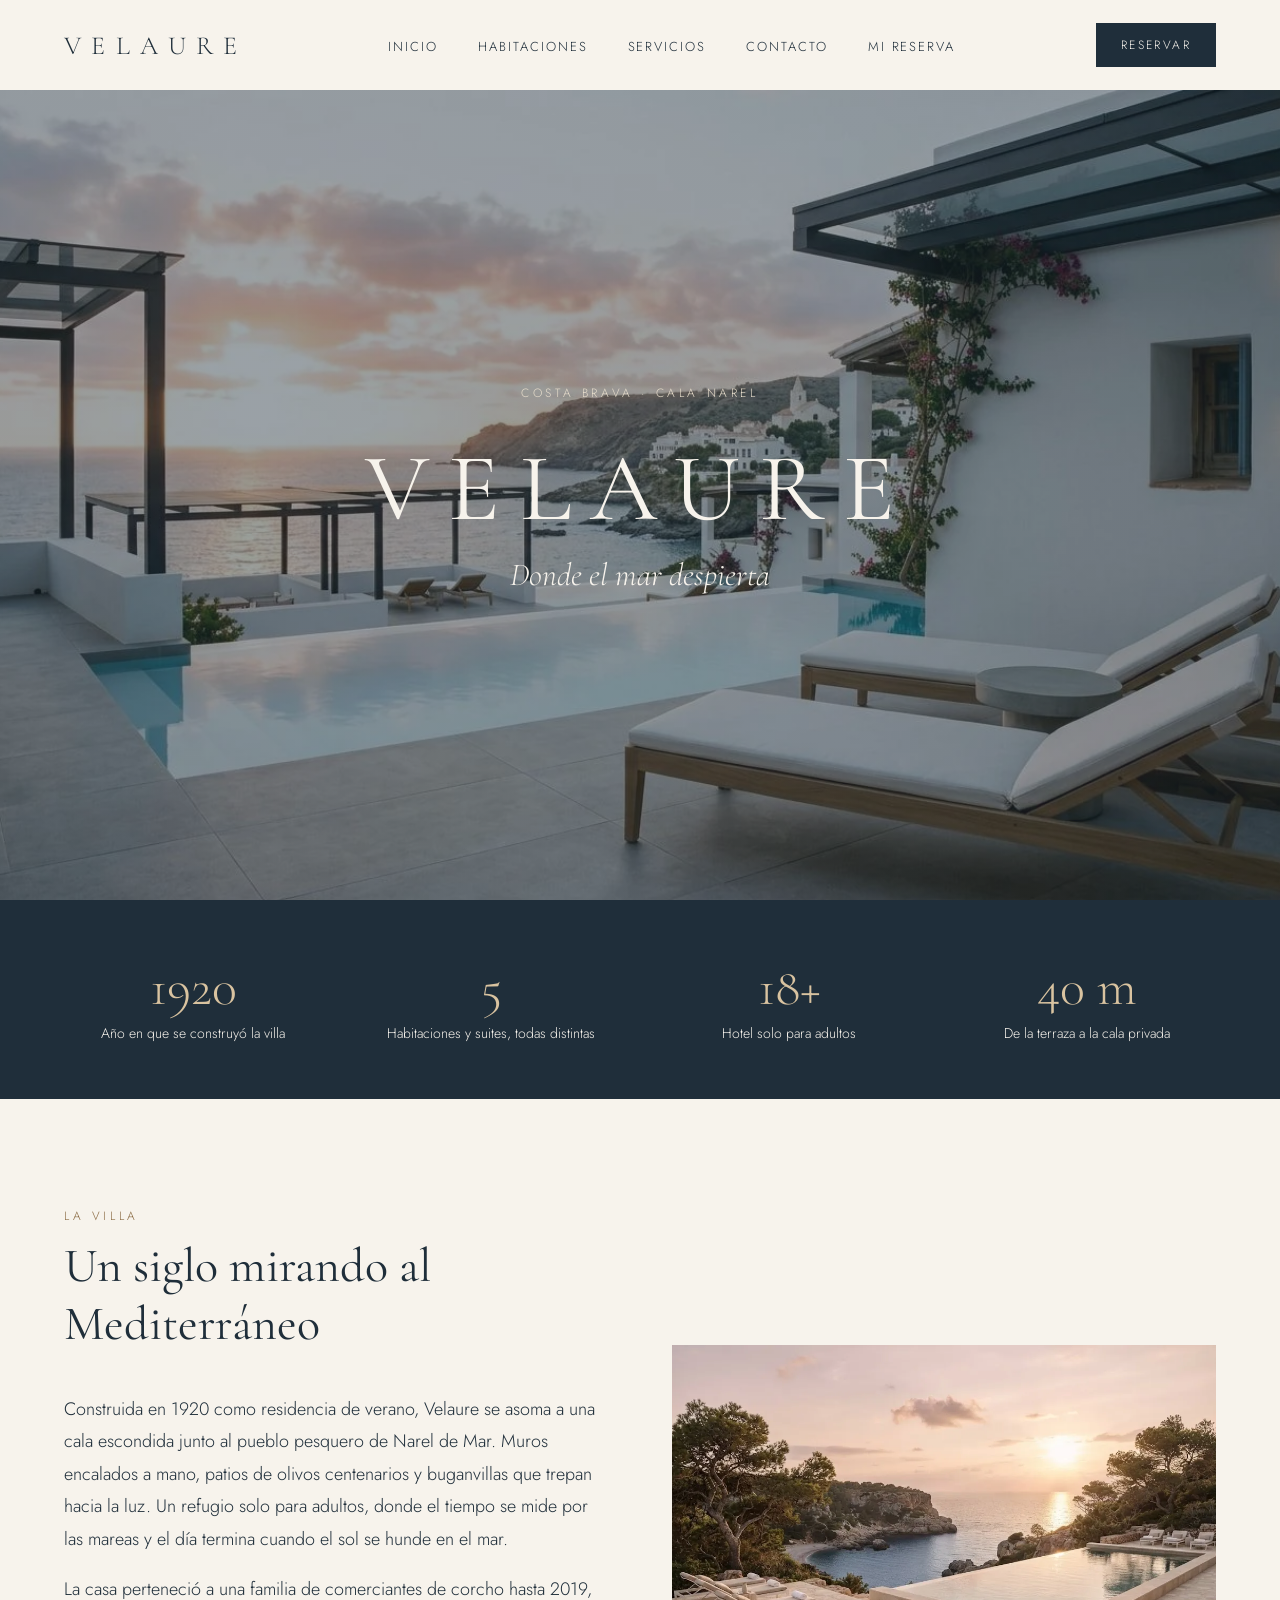
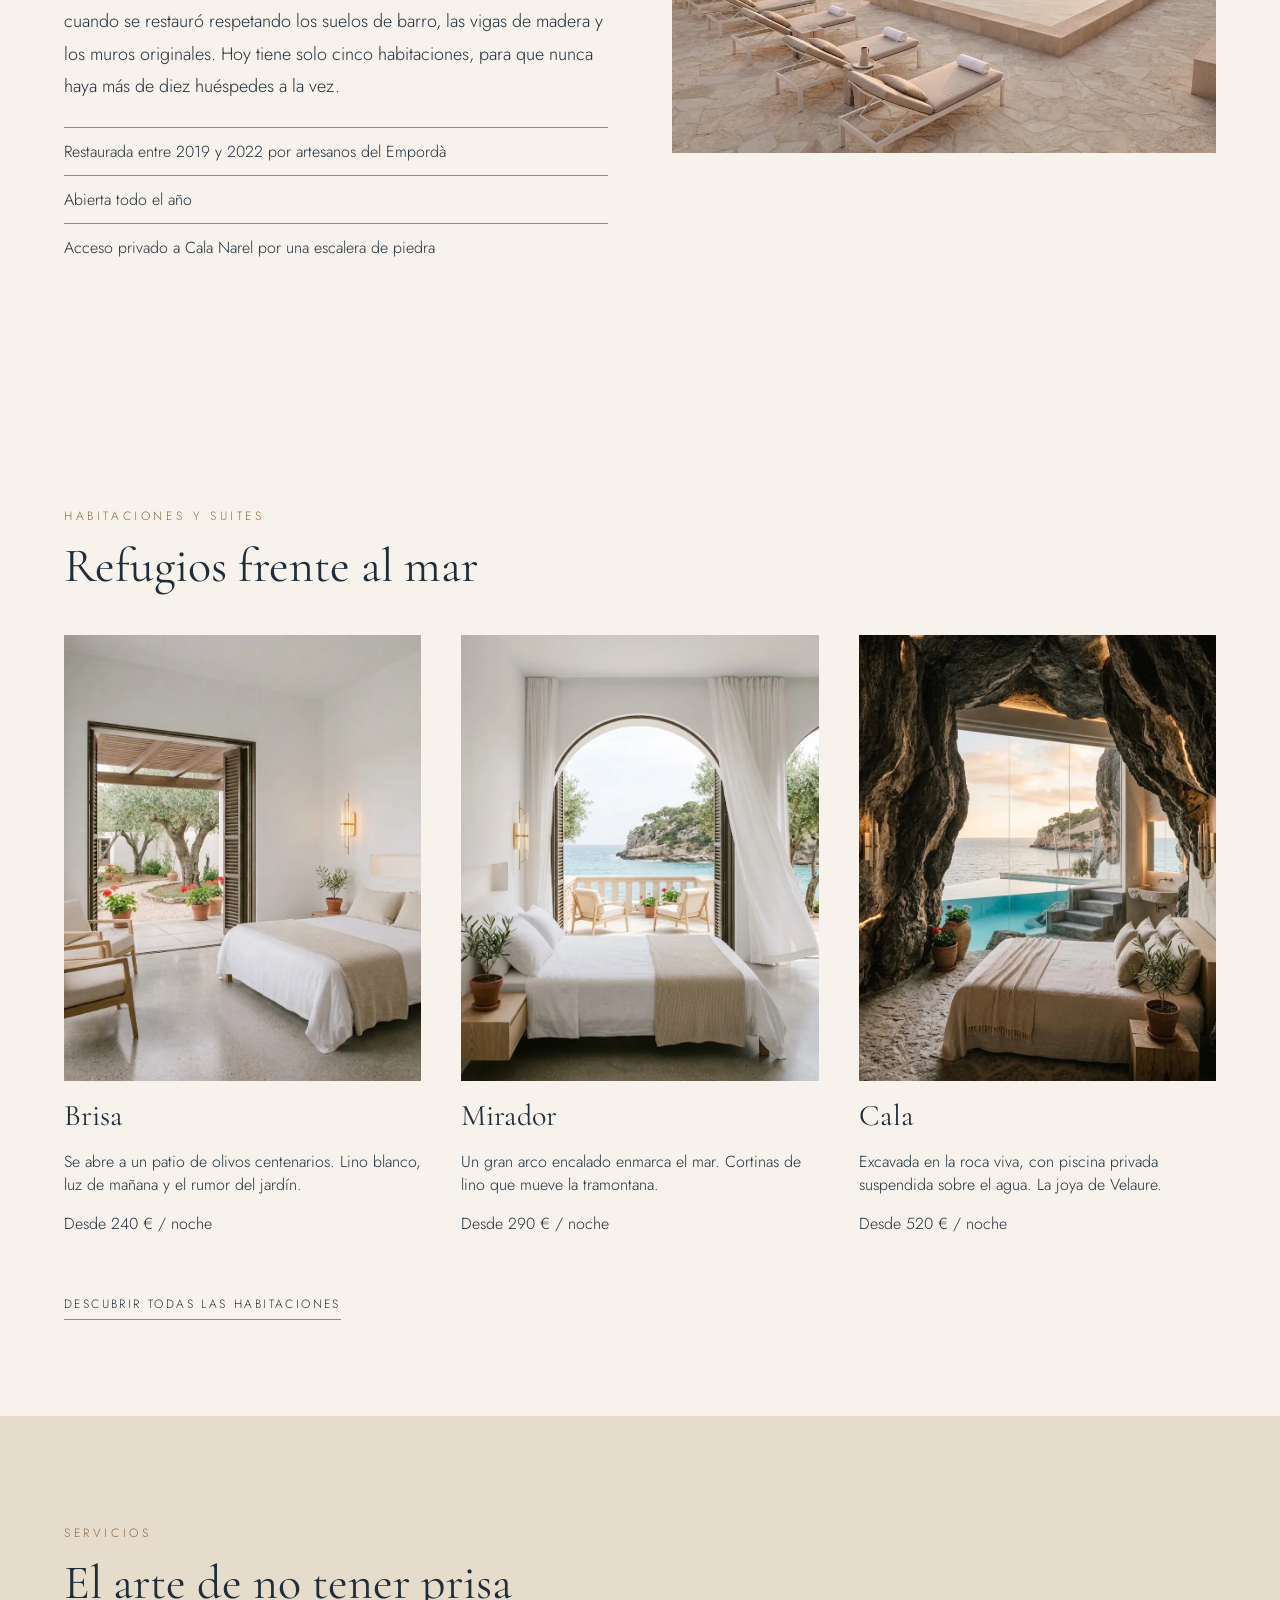
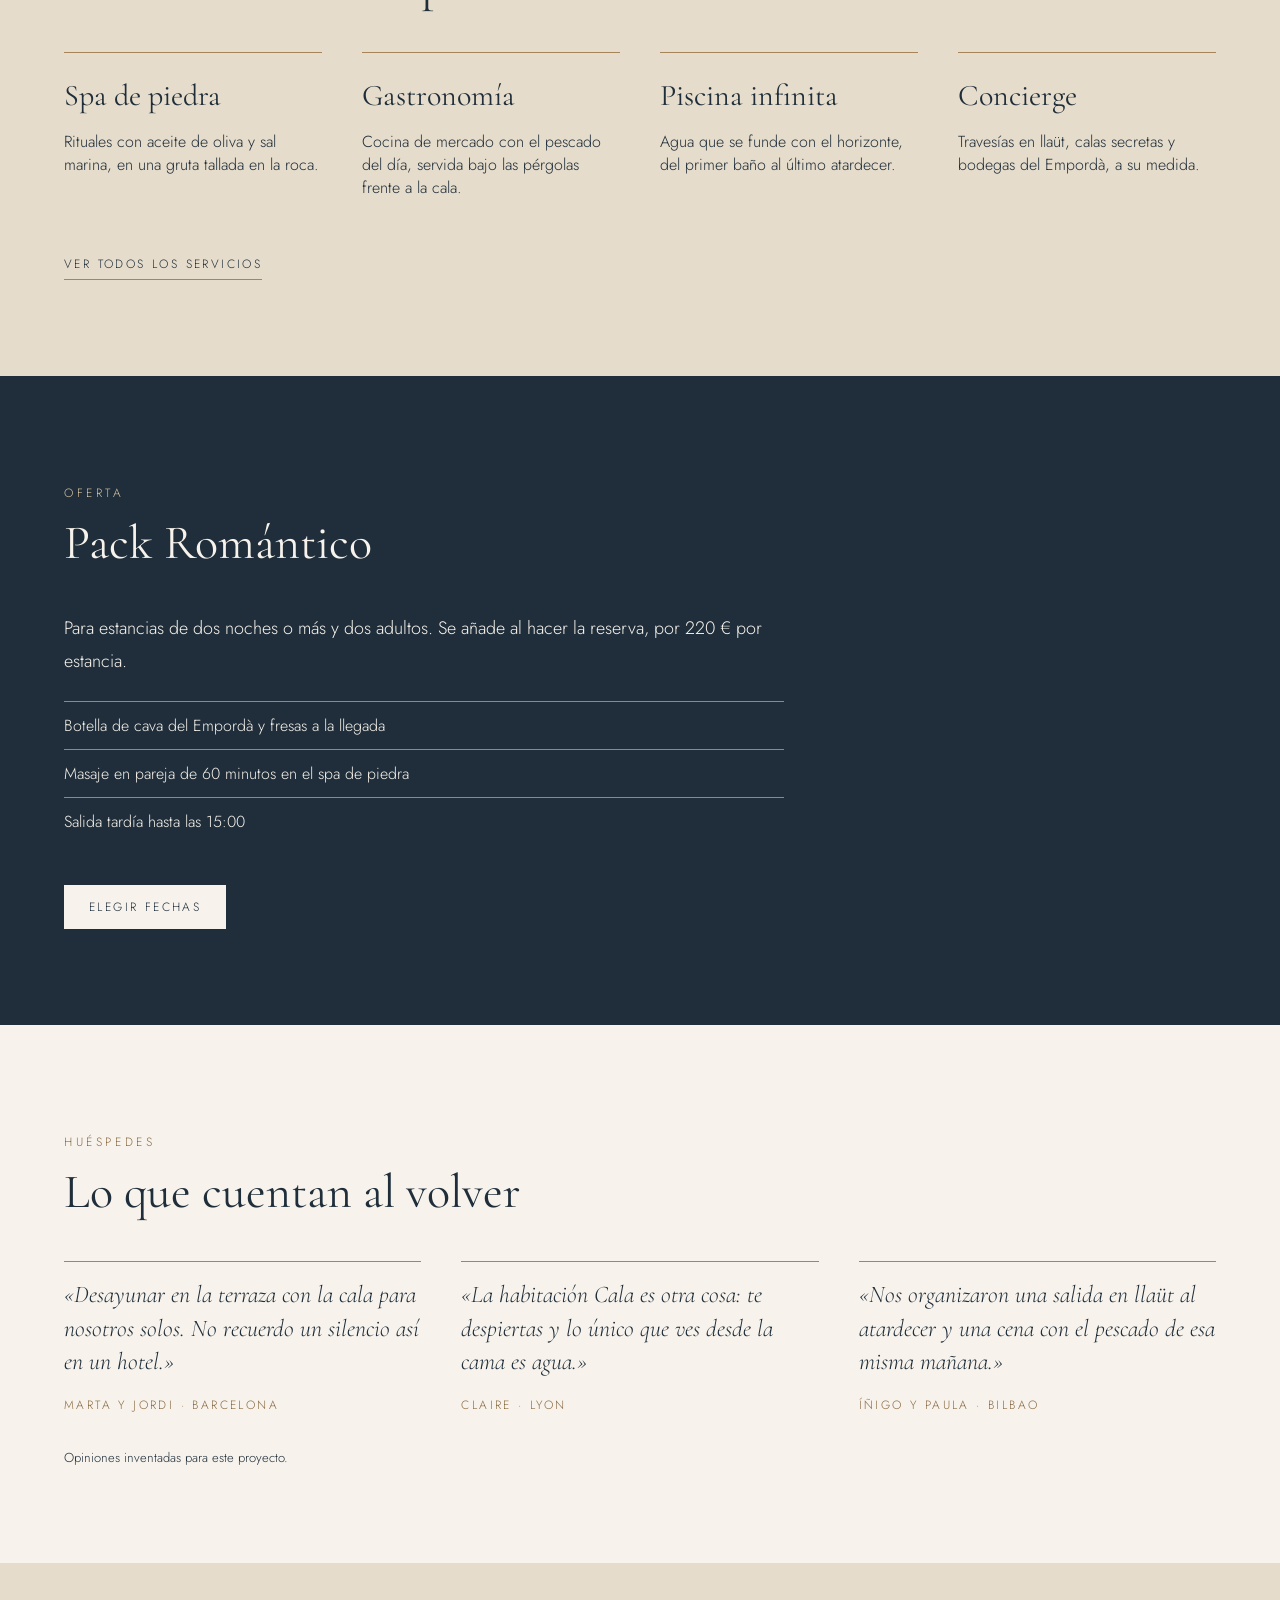
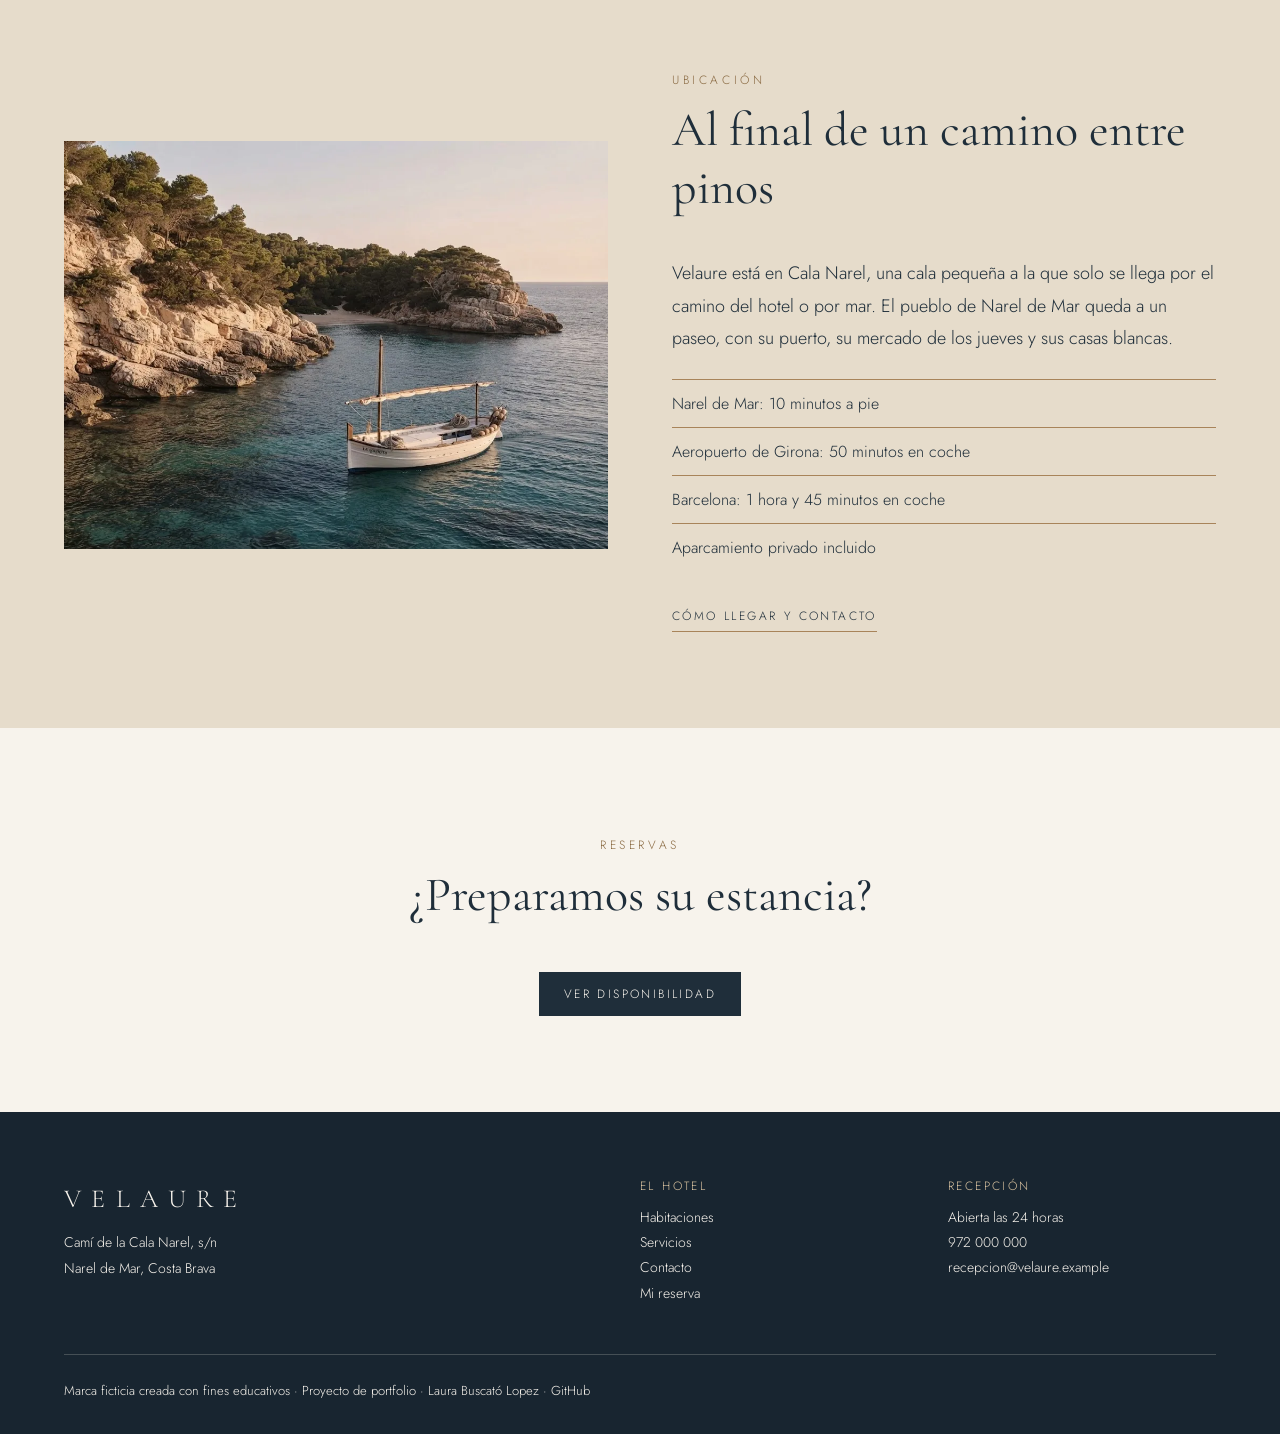
<file: index.html>
<!DOCTYPE html>
<html lang="es">
<head>
    <meta charset="UTF-8">
    <meta name="viewport" content="width=device-width, initial-scale=1.0">
    <meta name="description" content="Velaure, hotel de lujo solo para adultos en Cala Narel, Costa Brava. Proyecto de portfolio.">
    <title>Velaure · Hotel de lujo solo para adultos en la Costa Brava</title>
    <link rel="icon" href="./img/favicon.svg" type="image/svg+xml">
    <!-- Datos que se ven al compartir el enlace en redes sociales -->
    <meta property="og:type" content="website">
    <meta property="og:title" content="Velaure · Hotel de lujo solo para adultos en la Costa Brava">
    <meta property="og:description" content="Velaure, hotel de lujo solo para adultos en Cala Narel, Costa Brava. Proyecto de portfolio.">

    <!-- Fuentes -->
    <link rel="preconnect" href="https://fonts.googleapis.com">
    <link rel="preconnect" href="https://fonts.gstatic.com" crossorigin>
    <link href="https://fonts.googleapis.com/css2?family=Cormorant+Garamond:ital,wght@0,300..700;1,300..700&family=Jost:wght@300;400;500&display=swap" rel="stylesheet">

    <link rel="stylesheet" href="./css/estilos.css">
</head>
<body>
    <!-- Cabecera y menú (igual en todas las páginas) -->
    <header>
        <a href="index.html" class="logo">VELAURE</a>

        <nav>
            <ul>
                <li><a href="index.html">Inicio</a></li>
                <li><a href="habitaciones.html">Habitaciones</a></li>
                <li><a href="servicios.html">Servicios</a></li>
                <li><a href="contacto.html">Contacto</a></li>
                <li><a href="mi-reserva.html">Mi reserva</a></li>
            </ul>
        </nav>

        <a href="habitaciones.html" class="boton-reservar">Reservar</a>
    </header>

    <main>
        <!-- Portada con la foto grande -->
        <section class="hero">
            <p class="etiqueta">Costa Brava · Cala Narel</p>

            <h1>Velaure</h1>

            <p class="subtitulo">Donde el mar despierta</p>
        </section>

        <!-- Datos rápidos del hotel -->
        <section class="cifras">
            <div>
                <p class="cifra">1920</p>
                <p>Año en que se construyó la villa</p>
            </div>
            <div>
                <p class="cifra">5</p>
                <p>Habitaciones y suites, todas distintas</p>
            </div>
            <div>
                <p class="cifra">18+</p>
                <p>Hotel solo para adultos</p>
            </div>
            <div>
                <p class="cifra">40 m</p>
                <p>De la terraza a la cala privada</p>
            </div>
        </section>

        <!-- La villa: historia y foto -->
        <section class="seccion dos-columnas">
            <div>
            <p class="etiqueta aparecer">La villa</p>

            <h2 class="aparecer">Un siglo mirando al Mediterráneo</h2>

            <p class="texto-villa aparecer">Construida en 1920 como residencia de verano, Velaure se asoma a una cala escondida junto al pueblo pesquero de Narel de Mar. Muros encalados a mano, patios de olivos centenarios y buganvillas que trepan hacia la luz. Un refugio solo para adultos, donde el tiempo se mide por las mareas y el día termina cuando el sol se hunde en el mar.</p>

            <p class="texto-villa aparecer">La casa perteneció a una familia de comerciantes de corcho hasta 2019, cuando se restauró respetando los suelos de barro, las vigas de madera y los muros originales. Hoy tiene solo cinco habitaciones, para que nunca haya más de diez huéspedes a la vez.</p>

            <ul class="lista-lineas aparecer">
                <li>Restaurada entre 2019 y 2022 por artesanos del Empordà</li>
                <li>Abierta todo el año</li>
                <li>Acceso privado a Cala Narel por una escalera de piedra</li>
            </ul>
            </div>

            <div class="columna-foto aparecer">
                <img src="./img/piscina.webp" loading="lazy" alt="Piscina de Velaure con el mar al fondo al atardecer">
            </div>
        </section>

        <!-- Tres habitaciones destacadas -->
        <section class="seccion">
            <p class="etiqueta aparecer">Habitaciones y suites</p>

            <h2 class="aparecer">Refugios frente al mar</h2>

            <div class="tarjetas">
                <article class="aparecer">
                    <div class="foto">
                        <img src="./img/brisa.webp" loading="lazy" alt="Habitación Brisa con cama de matrimonio y puertas abiertas a un jardín de olivos">
                    </div>
                    <h3>Brisa</h3>
                    <p>Se abre a un patio de olivos centenarios. Lino blanco, luz de mañana y el rumor del jardín.</p>
                    <p>Desde 240 € / noche</p>
                </article>
                <article class="aparecer">
                    <div class="foto">
                        <img src="./img/mirador.webp" loading="lazy" alt="Habitación Mirador con ventanal en arco y terraza frente al mar">
                    </div>
                    <h3>Mirador</h3>
                    <p>Un gran arco encalado enmarca el mar. Cortinas de lino que mueve la tramontana.</p>
                    <p>Desde 290 € / noche</p>
                </article>
                <article class="aparecer">
                    <div class="foto">
                        <img src="./img/cala.webp" loading="lazy" alt="Habitación Cala excavada en la roca con piscina privada sobre el mar">
                    </div>
                    <h3>Cala</h3>
                    <p>Excavada en la roca viva, con piscina privada suspendida sobre el agua. La joya de Velaure.</p>
                    <p>Desde 520 € / noche</p>
                </article>
            </div>

            <a href="habitaciones.html" class="enlace-linea aparecer">Descubrir todas las habitaciones</a>
        </section>

        <!-- Resumen de los servicios -->
        <section class="seccion fondo-arena">
            <p class="etiqueta aparecer">Servicios</p>

            <h2 class="aparecer">El arte de no tener prisa</h2>

            <div class="servicios">
                <article class="aparecer">
                    <h3>Spa de piedra</h3>
                    <p>Rituales con aceite de oliva y sal marina, en una gruta tallada en la roca.</p>
                </article>
                <article class="aparecer">
                    <h3>Gastronomía</h3>
                    <p>Cocina de mercado con el pescado del día, servida bajo las pérgolas frente a la cala.</p>
                </article>
                <article class="aparecer">
                    <h3>Piscina infinita</h3>
                    <p>Agua que se funde con el horizonte, del primer baño al último atardecer.</p>
                </article>
                <article class="aparecer">
                    <h3>Concierge</h3>
                    <p>Travesías en llaüt, calas secretas y bodegas del Empordà, a su medida.</p>
                </article>
            </div>

            <a href="servicios.html" class="enlace-linea enlace-servicios aparecer">Ver todos los servicios</a>
        </section>

        <!-- Oferta: Pack Romántico -->
        <section class="seccion fondo-azul">
            <p class="etiqueta aparecer">Oferta</p>

            <h2 class="aparecer">Pack Romántico</h2>

            <p class="texto-villa aparecer">Para estancias de dos noches o más y dos adultos. Se añade al hacer la reserva, por 220 € por estancia.</p>

            <ul class="lista-lineas aparecer">
                <li>Botella de cava del Empordà y fresas a la llegada</li>
                <li>Masaje en pareja de 60 minutos en el spa de piedra</li>
                <li>Salida tardía hasta las 15:00</li>
            </ul>

            <a href="habitaciones.html" class="boton-ficha boton-claro aparecer">Elegir fechas</a>
        </section>

        <!-- Opiniones de huéspedes -->
        <section class="seccion">
            <p class="etiqueta aparecer">Huéspedes</p>

            <h2 class="aparecer">Lo que cuentan al volver</h2>

            <div class="opiniones">
                <blockquote class="aparecer">
                    <p>«Desayunar en la terraza con la cala para nosotros solos. No recuerdo un silencio así en un hotel.»</p>
                    <footer>Marta y Jordi · Barcelona</footer>
                </blockquote>
                <blockquote class="aparecer">
                    <p>«La habitación Cala es otra cosa: te despiertas y lo único que ves desde la cama es agua.»</p>
                    <footer>Claire · Lyon</footer>
                </blockquote>
                <blockquote class="aparecer">
                    <p>«Nos organizaron una salida en llaüt al atardecer y una cena con el pescado de esa misma mañana.»</p>
                    <footer>Íñigo y Paula · Bilbao</footer>
                </blockquote>
            </div>

            <p class="nota-opiniones aparecer">Opiniones inventadas para este proyecto.</p>
        </section>

        <!-- Ubicación -->
        <section class="seccion fondo-arena dos-columnas">
            <div class="columna-foto aparecer">
                <img src="./img/experiencias.webp" loading="lazy" alt="Barca navegando junto a los acantilados de Cala Narel">
            </div>

            <div>
                <p class="etiqueta aparecer">Ubicación</p>

                <h2 class="aparecer">Al final de un camino entre pinos</h2>

                <p class="texto-villa aparecer">Velaure está en Cala Narel, una cala pequeña a la que solo se llega por el camino del hotel o por mar. El pueblo de Narel de Mar queda a un paseo, con su puerto, su mercado de los jueves y sus casas blancas.</p>

                <ul class="lista-lineas aparecer">
                    <li>Narel de Mar: 10 minutos a pie</li>
                    <li>Aeropuerto de Girona: 50 minutos en coche</li>
                    <li>Barcelona: 1 hora y 45 minutos en coche</li>
                    <li>Aparcamiento privado incluido</li>
                </ul>

                <a href="contacto.html" class="enlace-linea aparecer">Cómo llegar y contacto</a>
            </div>
        </section>

        <!-- Llamada final para reservar -->
        <section class="seccion llamada">
            <p class="etiqueta aparecer">Reservas</p>

            <h2 class="aparecer">¿Preparamos su estancia?</h2>

            <a href="habitaciones.html" class="boton-ficha aparecer">Ver disponibilidad</a>
        </section>
    </main>

    <!-- Pie de página (igual en todas las páginas) -->
    <footer>
        <div class="pie-columnas">
            <div>
                <p class="logo">VELAURE</p>
                <p>Camí de la Cala Narel, s/n<br>Narel de Mar, Costa Brava</p>
            </div>

            <div>
                <p class="pie-titulo">El hotel</p>
                <ul>
                    <li><a href="habitaciones.html">Habitaciones</a></li>
                    <li><a href="servicios.html">Servicios</a></li>
                    <li><a href="contacto.html">Contacto</a></li>
                    <li><a href="mi-reserva.html">Mi reserva</a></li>
                </ul>
            </div>

            <div>
                <p class="pie-titulo">Recepción</p>
                <p>Abierta las 24 horas<br>972 000 000<br>recepcion@velaure.example</p>
            </div>
        </div>

        <p class="pie-nota">Marca ficticia creada con fines educativos · Proyecto de portfolio · Laura Buscató Lopez · <a href="https://github.com/laubuscato">GitHub</a></p>
    </footer>

    <!-- JavaScript de esta página -->
    <script src="./js/animaciones.js"></script>
</body>
</html>
</file>
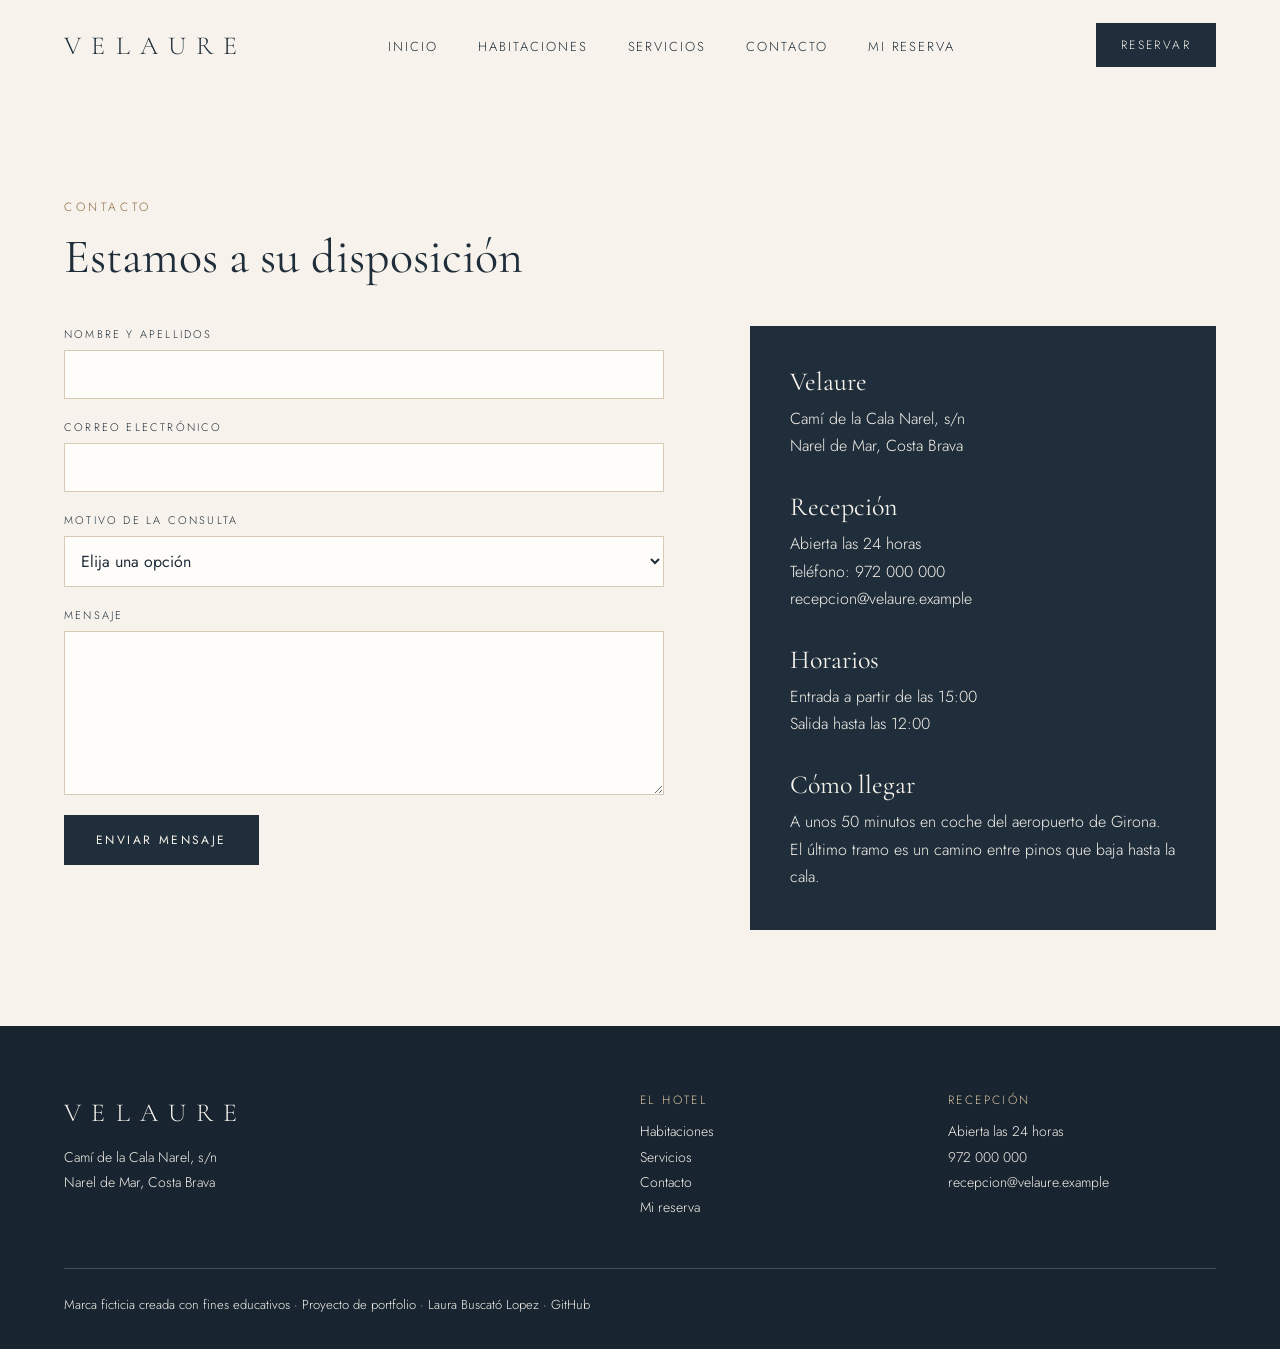
<file: contacto.html>
<!DOCTYPE html>
<html lang="es">
<head>
    <meta charset="UTF-8">
    <meta name="viewport" content="width=device-width, initial-scale=1.0">
    <meta name="description" content="Contacte con Velaure: formulario de consulta, dirección, recepción y cómo llegar.">
    <title>Contacto · Velaure, Costa Brava</title>
    <link rel="icon" href="./img/favicon.svg" type="image/svg+xml">
    <!-- Datos que se ven al compartir el enlace en redes sociales -->
    <meta property="og:type" content="website">
    <meta property="og:title" content="Contacto · Velaure, Costa Brava">
    <meta property="og:description" content="Contacte con Velaure: formulario de consulta, dirección, recepción y cómo llegar.">

    <!-- Fuentes -->
    <link rel="preconnect" href="https://fonts.googleapis.com">
    <link rel="preconnect" href="https://fonts.gstatic.com" crossorigin>
    <link href="https://fonts.googleapis.com/css2?family=Cormorant+Garamond:ital,wght@0,300..700;1,300..700&family=Jost:wght@300;400;500&display=swap" rel="stylesheet">

    <link rel="stylesheet" href="./css/estilos.css">
</head>
<body>
    <!-- Cabecera y menú (igual en todas las páginas) -->
    <header>
        <a href="index.html" class="logo">VELAURE</a>

        <nav>
            <ul>
                <li><a href="index.html">Inicio</a></li>
                <li><a href="habitaciones.html">Habitaciones</a></li>
                <li><a href="servicios.html">Servicios</a></li>
                <li><a href="contacto.html">Contacto</a></li>
                <li><a href="mi-reserva.html">Mi reserva</a></li>
            </ul>
        </nav>

        <a href="habitaciones.html" class="boton-reservar">Reservar</a>
    </header>

    <main class="seccion">
        <p class="etiqueta">Contacto</p>

        <h1>Estamos a su disposición</h1>

        <div class="contacto-layout">

            <!-- Columna izquierda: formulario -->
            <section id="zona-formulario">
                <form id="form-contacto" class="form-reserva" novalidate>
                    <label>
                        Nombre y apellidos
                        <input type="text" id="nombre">
                    </label>

                    <label>
                        Correo electrónico
                        <input type="email" id="email">
                    </label>

                    <label>
                        Motivo de la consulta
                        <select id="motivo">
                            <option value="">Elija una opción</option>
                            <option value="reserva">Información sobre una reserva</option>
                            <option value="servicios">Spa, restaurante o experiencias</option>
                            <option value="eventos">Eventos y celebraciones</option>
                            <option value="otro">Otro motivo</option>
                        </select>
                    </label>

                    <label>
                        Mensaje
                        <textarea id="mensaje" rows="6"></textarea>
                    </label>

                    <p id="error-contacto" class="error" hidden></p>

                    <button type="submit">Enviar mensaje</button>
                </form>
            </section>

            <!-- Columna derecha: datos del hotel -->
            <aside class="contacto-datos">
                <h3>Velaure</h3>
                <p>Camí de la Cala Narel, s/n<br>Narel de Mar, Costa Brava</p>

                <h3>Recepción</h3>
                <p>Abierta las 24 horas<br>Teléfono: 972 000 000<br>recepcion@velaure.example</p>

                <h3>Horarios</h3>
                <p>Entrada a partir de las 15:00<br>Salida hasta las 12:00</p>

                <h3>Cómo llegar</h3>
                <p>A unos 50 minutos en coche del aeropuerto de Girona. El último tramo es un camino entre pinos que baja hasta la cala.</p>
            </aside>

        </div>
    </main>

    <!-- Pie de página (igual en todas las páginas) -->
    <footer>
        <div class="pie-columnas">
            <div>
                <p class="logo">VELAURE</p>
                <p>Camí de la Cala Narel, s/n<br>Narel de Mar, Costa Brava</p>
            </div>

            <div>
                <p class="pie-titulo">El hotel</p>
                <ul>
                    <li><a href="habitaciones.html">Habitaciones</a></li>
                    <li><a href="servicios.html">Servicios</a></li>
                    <li><a href="contacto.html">Contacto</a></li>
                    <li><a href="mi-reserva.html">Mi reserva</a></li>
                </ul>
            </div>

            <div>
                <p class="pie-titulo">Recepción</p>
                <p>Abierta las 24 horas<br>972 000 000<br>recepcion@velaure.example</p>
            </div>
        </div>

        <p class="pie-nota">Marca ficticia creada con fines educativos · Proyecto de portfolio · Laura Buscató Lopez · <a href="https://github.com/laubuscato">GitHub</a></p>
    </footer>

    <!-- JavaScript de esta página -->
    <script src="./js/contacto.js"></script>
</body>
</html>
</file>
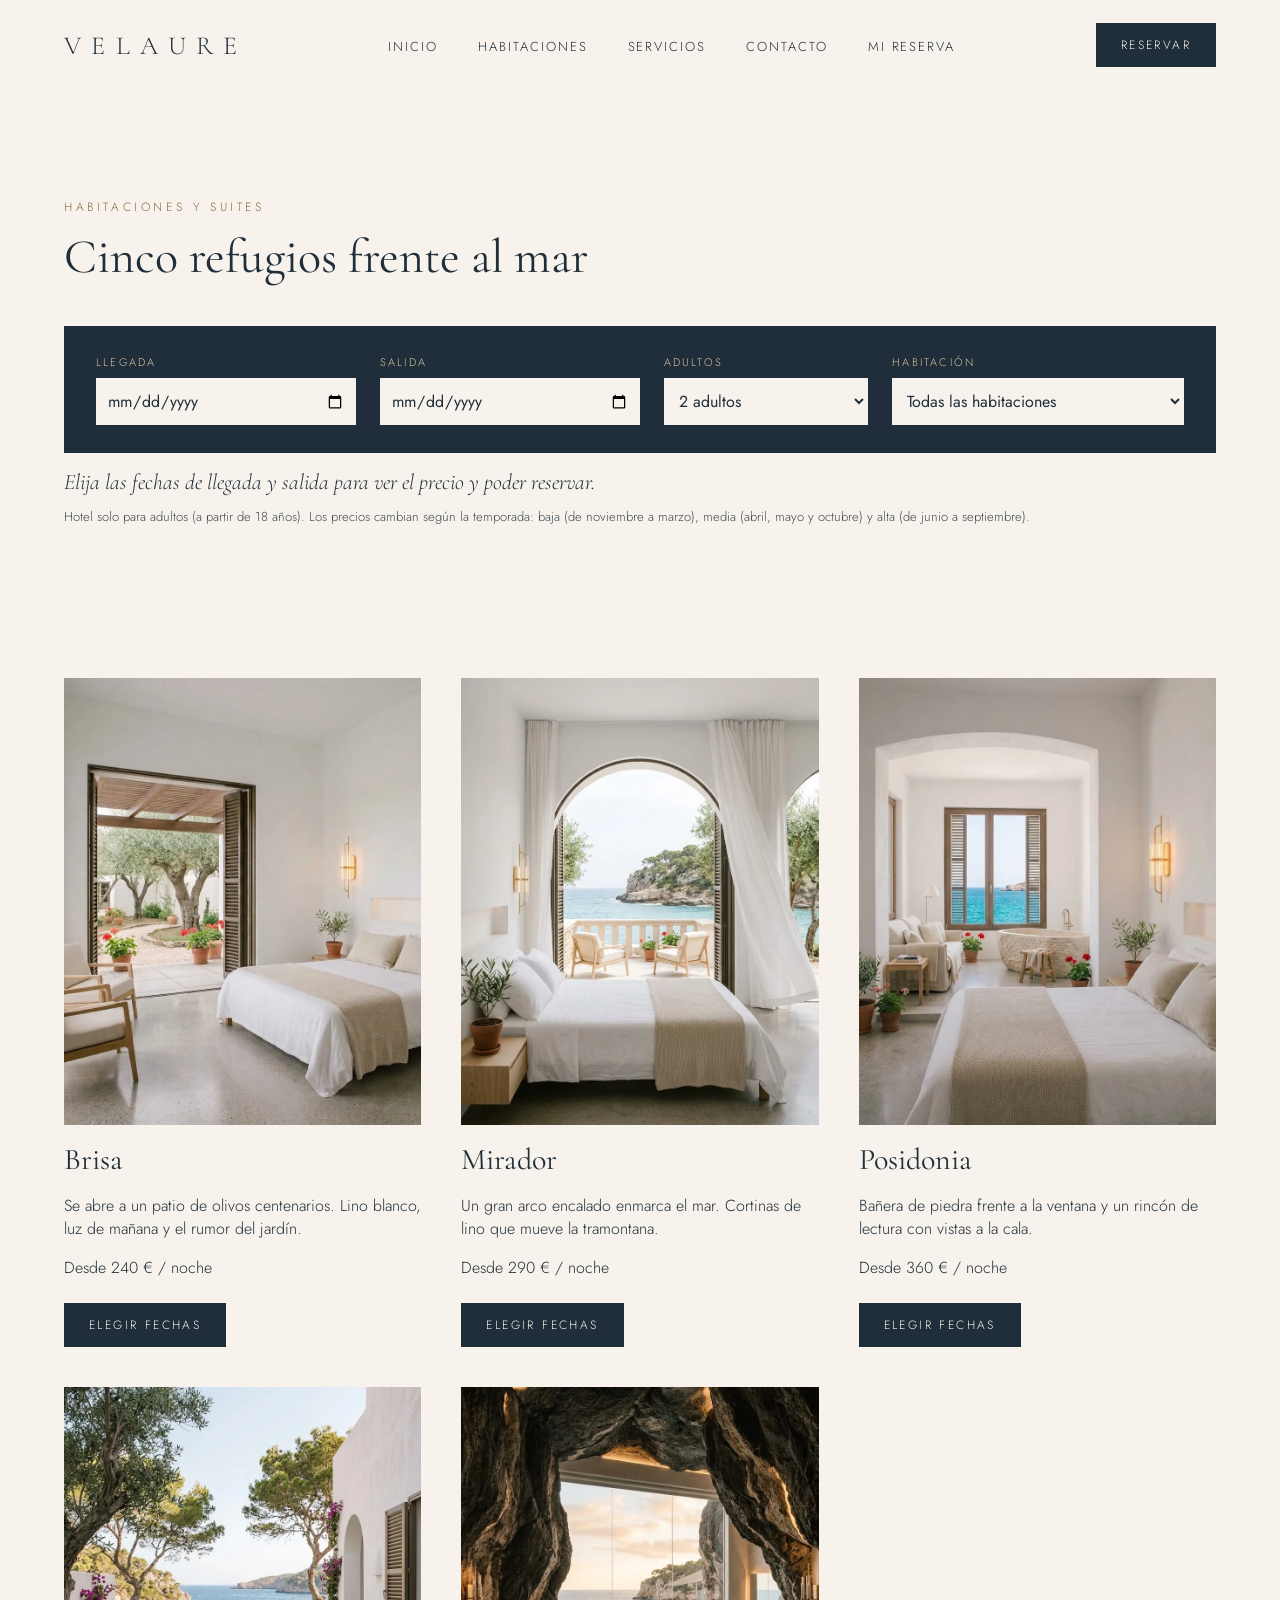
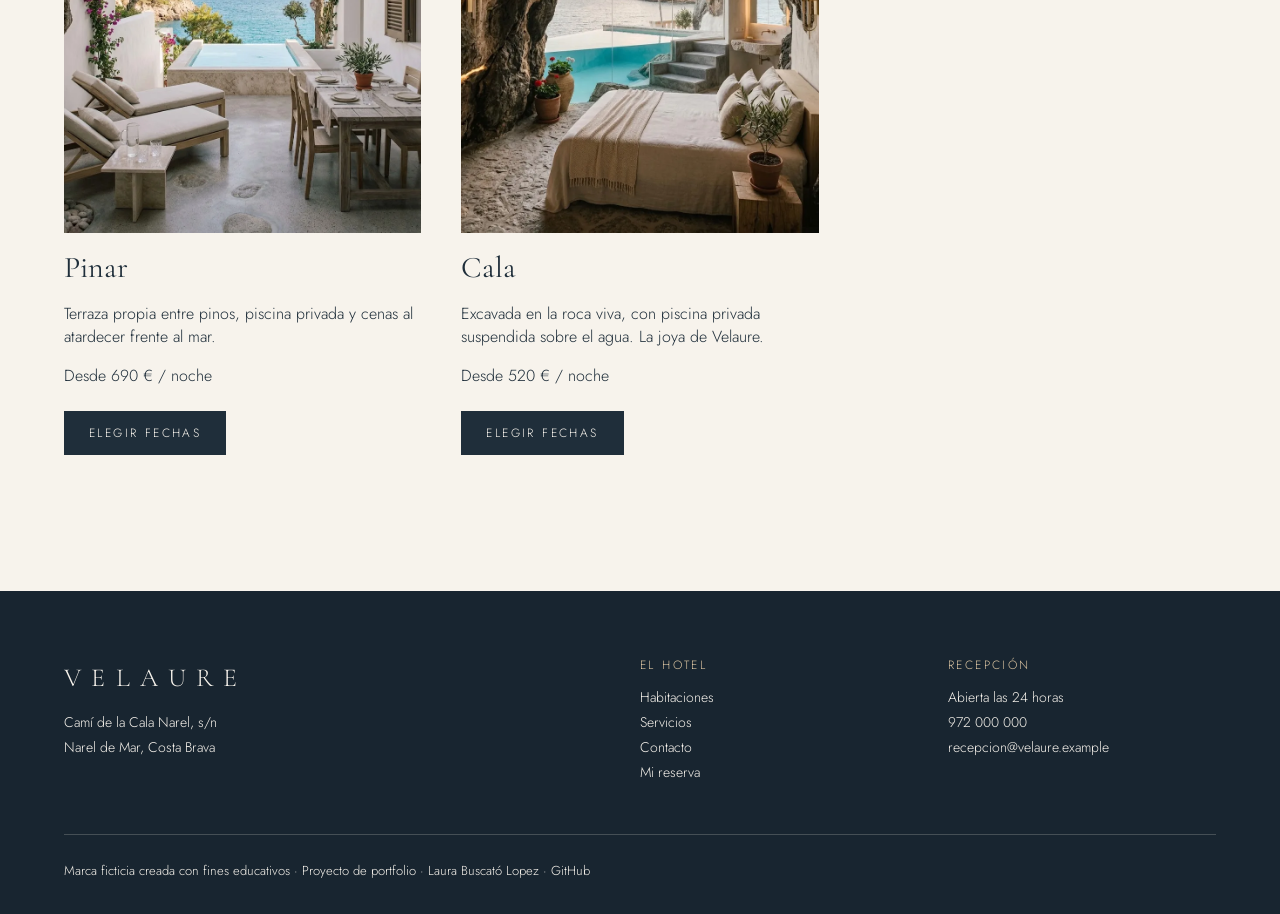
<file: habitaciones.html>
<!DOCTYPE html>
<html lang="es">
<head>
    <meta charset="UTF-8">
    <meta name="viewport" content="width=device-width, initial-scale=1.0">
    <meta name="description" content="Habitaciones y suites de Velaure. Busque por fechas y reserve su estancia frente al mar.">
    <title>Habitaciones y suites · Velaure, Costa Brava</title>
    <link rel="icon" href="./img/favicon.svg" type="image/svg+xml">
    <!-- Datos que se ven al compartir el enlace en redes sociales -->
    <meta property="og:type" content="website">
    <meta property="og:title" content="Habitaciones y suites · Velaure, Costa Brava">
    <meta property="og:description" content="Habitaciones y suites de Velaure. Busque por fechas y reserve su estancia frente al mar.">

    <!-- Fuentes -->
    <link rel="preconnect" href="https://fonts.googleapis.com">
    <link rel="preconnect" href="https://fonts.gstatic.com" crossorigin>
    <link href="https://fonts.googleapis.com/css2?family=Cormorant+Garamond:ital,wght@0,300..700;1,300..700&family=Jost:wght@300;400;500&display=swap" rel="stylesheet">

    <link rel="stylesheet" href="./css/estilos.css">
</head>
<body>
    <!-- Cabecera y menú (igual en todas las páginas) -->
    <header>
        <a href="index.html" class="logo">VELAURE</a>

        <nav>
            <ul>
                <li><a href="index.html">Inicio</a></li>
                <li><a href="habitaciones.html">Habitaciones</a></li>
                <li><a href="servicios.html">Servicios</a></li>
                <li><a href="contacto.html">Contacto</a></li>
                <li><a href="mi-reserva.html">Mi reserva</a></li>
            </ul>
        </nav>

        <a href="habitaciones.html" class="boton-reservar">Reservar</a>
    </header>

    <main>
        <!-- Título y buscador -->
        <section class="seccion cabecera-pagina">
            <p class="etiqueta">Habitaciones y suites</p>

            <h1>Cinco refugios frente al mar</h1>

            <form id="buscador" class="buscador">
                <label>
                    Llegada
                    <input type="date" id="fecha-entrada">
                </label>

                <label>
                    Salida
                    <input type="date" id="fecha-salida">
                </label>

                <label>
                    Adultos
                    <select id="adultos">
                        <option value="1">1 adulto</option>
                        <option value="2" selected>2 adultos</option>
                    </select>
                </label>

                <label>
                    Habitación
                    <select id="habitacion">
                        <option value="todas">Todas las habitaciones</option>
                        <!-- El resto de opciones las crea JavaScript -->
                    </select>
                </label>
            </form>

            <p id="texto-noches" class="texto-noches" hidden></p>

            <p class="aviso">Hotel solo para adultos (a partir de 18 años). Los precios cambian según la temporada: baja (de noviembre a marzo), media (abril, mayo y octubre) y alta (de junio a septiembre).</p>
        </section>

        <!-- Fichas de las habitaciones -->
        <section class="seccion">
            <div class="tarjetas" id="lista-habitaciones">
                <!-- Aquí JavaScript creará las fichas -->
            </div>
        </section>
    </main>

    <!-- Pie de página (igual en todas las páginas) -->
    <footer>
        <div class="pie-columnas">
            <div>
                <p class="logo">VELAURE</p>
                <p>Camí de la Cala Narel, s/n<br>Narel de Mar, Costa Brava</p>
            </div>

            <div>
                <p class="pie-titulo">El hotel</p>
                <ul>
                    <li><a href="habitaciones.html">Habitaciones</a></li>
                    <li><a href="servicios.html">Servicios</a></li>
                    <li><a href="contacto.html">Contacto</a></li>
                    <li><a href="mi-reserva.html">Mi reserva</a></li>
                </ul>
            </div>

            <div>
                <p class="pie-titulo">Recepción</p>
                <p>Abierta las 24 horas<br>972 000 000<br>recepcion@velaure.example</p>
            </div>
        </div>

        <p class="pie-nota">Marca ficticia creada con fines educativos · Proyecto de portfolio · Laura Buscató Lopez · <a href="https://github.com/laubuscato">GitHub</a></p>
    </footer>

    <!-- JavaScript de esta página -->
    <script src="./js/datos.js"></script>
    <script src="./js/habitaciones.js"></script>
</body>
</html>
</file>
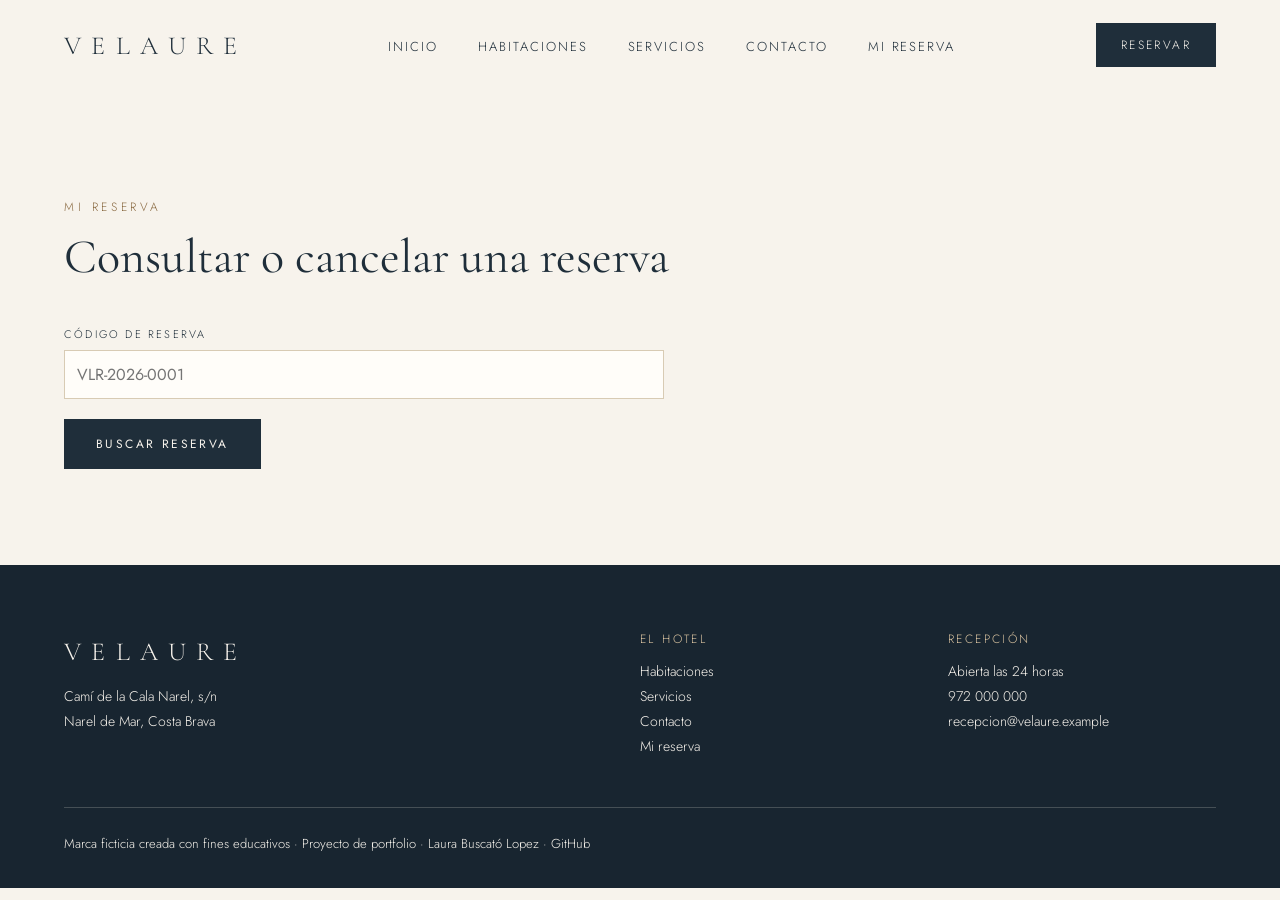
<file: mi-reserva.html>
<!DOCTYPE html>
<html lang="es">
<head>
    <meta charset="UTF-8">
    <meta name="viewport" content="width=device-width, initial-scale=1.0">
    <meta name="description" content="Consulte o cancele su reserva en Velaure con el código de reserva.">
    <title>Mi reserva · Velaure</title>
    <link rel="icon" href="./img/favicon.svg" type="image/svg+xml">
    <!-- Página privada: se pide a los buscadores que no la muestren -->
    <meta name="robots" content="noindex">

    <!-- Fuentes -->
    <link rel="preconnect" href="https://fonts.googleapis.com">
    <link rel="preconnect" href="https://fonts.gstatic.com" crossorigin>
    <link href="https://fonts.googleapis.com/css2?family=Cormorant+Garamond:ital,wght@0,300..700;1,300..700&family=Jost:wght@300;400;500&display=swap" rel="stylesheet">

    <link rel="stylesheet" href="./css/estilos.css">
</head>
<body>
    <!-- Cabecera y menú (igual en todas las páginas) -->
    <header>
        <a href="index.html" class="logo">VELAURE</a>

        <nav>
            <ul>
                <li><a href="index.html">Inicio</a></li>
                <li><a href="habitaciones.html">Habitaciones</a></li>
                <li><a href="servicios.html">Servicios</a></li>
                <li><a href="contacto.html">Contacto</a></li>
                <li><a href="mi-reserva.html">Mi reserva</a></li>
            </ul>
        </nav>

        <a href="habitaciones.html" class="boton-reservar">Reservar</a>
    </header>

    <main class="seccion">
        <p class="etiqueta">Mi reserva</p>

        <h1>Consultar o cancelar una reserva</h1>

        <!-- Buscador por código de reserva -->
        <form id="form-buscar" class="form-reserva">
            <label>
                Código de reserva
                <input type="text" id="codigo" placeholder="VLR-2026-0001">
            </label>

            <button type="submit">Buscar reserva</button>
        </form>

        <p id="error-busqueda" class="error error-busqueda" hidden></p>

        <!-- Aquí js/mi-reserva.js escribe los datos de la reserva -->
        <div id="resultado"></div>
    </main>

    <!-- Pie de página (igual en todas las páginas) -->
    <footer>
        <div class="pie-columnas">
            <div>
                <p class="logo">VELAURE</p>
                <p>Camí de la Cala Narel, s/n<br>Narel de Mar, Costa Brava</p>
            </div>

            <div>
                <p class="pie-titulo">El hotel</p>
                <ul>
                    <li><a href="habitaciones.html">Habitaciones</a></li>
                    <li><a href="servicios.html">Servicios</a></li>
                    <li><a href="contacto.html">Contacto</a></li>
                    <li><a href="mi-reserva.html">Mi reserva</a></li>
                </ul>
            </div>

            <div>
                <p class="pie-titulo">Recepción</p>
                <p>Abierta las 24 horas<br>972 000 000<br>recepcion@velaure.example</p>
            </div>
        </div>

        <p class="pie-nota">Marca ficticia creada con fines educativos · Proyecto de portfolio · Laura Buscató Lopez · <a href="https://github.com/laubuscato">GitHub</a></p>
    </footer>

    <!-- JavaScript de esta página -->
    <script src="./js/datos.js"></script>
    <script src="./js/mi-reserva.js"></script>
</body>
</html>
</file>
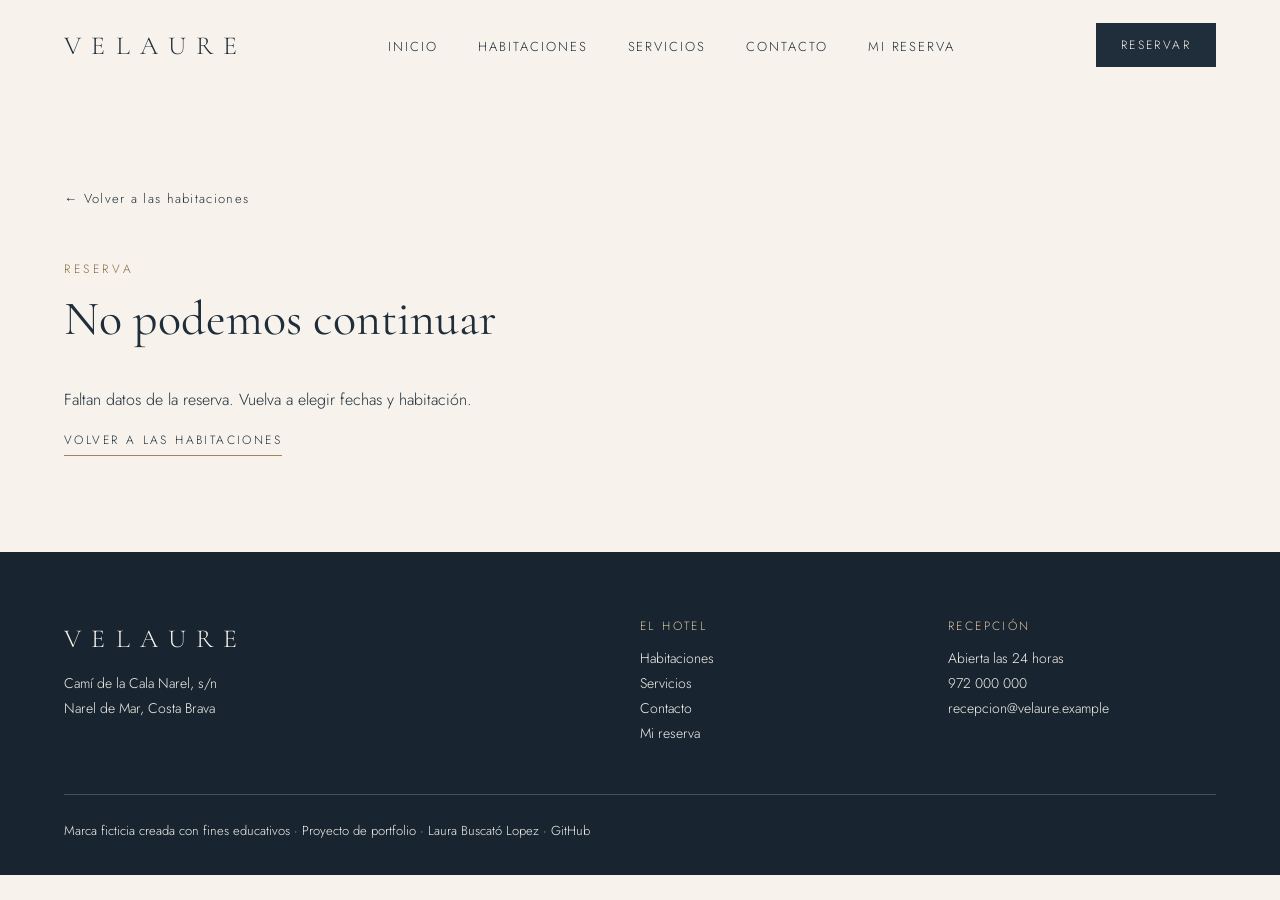
<file: reserva.html>
<!DOCTYPE html>
<html lang="es">
<head>
    <meta charset="UTF-8">
    <meta name="viewport" content="width=device-width, initial-scale=1.0">
    <meta name="description" content="Complete su reserva en Velaure: régimen, datos del huésped y garantía.">
    <title>Reserva · Velaure</title>
    <link rel="icon" href="./img/favicon.svg" type="image/svg+xml">
    <!-- Página privada: se pide a los buscadores que no la muestren -->
    <meta name="robots" content="noindex">

    <!-- Fuentes -->
    <link rel="preconnect" href="https://fonts.googleapis.com">
    <link rel="preconnect" href="https://fonts.gstatic.com" crossorigin>
    <link href="https://fonts.googleapis.com/css2?family=Cormorant+Garamond:ital,wght@0,300..700;1,300..700&family=Jost:wght@300;400;500&display=swap" rel="stylesheet">

    <link rel="stylesheet" href="./css/estilos.css">
</head>
<body>
    <!-- Cabecera y menú (igual en todas las páginas) -->
    <header>
        <a href="index.html" class="logo">VELAURE</a>

        <nav>
            <ul>
                <li><a href="index.html">Inicio</a></li>
                <li><a href="habitaciones.html">Habitaciones</a></li>
                <li><a href="servicios.html">Servicios</a></li>
                <li><a href="contacto.html">Contacto</a></li>
                <li><a href="mi-reserva.html">Mi reserva</a></li>
            </ul>
        </nav>

        <a href="habitaciones.html" class="boton-reservar">Reservar</a>
    </header>

    <main class="seccion">
        <a href="habitaciones.html" class="volver">← Volver a las habitaciones</a>

        <div id="contenido-reserva" class="reserva-layout">

            <!-- Columna izquierda: datos del huésped -->
            <section>
                <p class="etiqueta">Su reserva</p>

                <h1>Últimos detalles</h1>

                <form id="form-reserva" class="form-reserva">
                    <!-- Régimen: las opciones las crea js/reserva.js -->
                    <fieldset class="grupo-opciones">
                        <legend>Régimen</legend>
                        <div id="opciones-regimen"></div>
                    </fieldset>

                    <!-- Oferta -->
                    <fieldset class="grupo-opciones">
                        <legend>Ofertas</legend>
                        <div id="opcion-pack"></div>
                    </fieldset>

                    <!-- Datos del huésped -->
                    <p class="titulo-grupo">Sus datos</p>

                    <label>
                        Nombre y apellidos
                        <input type="text" id="nombre" autocomplete="name" required>
                    </label>

                    <label>
                        Correo electrónico
                        <input type="email" id="email" autocomplete="email" required>
                    </label>

                    <label>
                        Teléfono
                        <input type="tel" id="telefono" autocomplete="tel" required>
                    </label>

                    <!-- Tarjeta de garantía (demo, no se cobra nada) -->
                    <p class="titulo-grupo">Garantía de la reserva</p>

                    <p class="texto-garantia">No se realizará ningún cargo ahora. La tarjeta solo se usa como garantía y el pago se realiza en el hotel.</p>

                    <p class="aviso-demo">Proyecto de demostración: no introduzca datos reales. Puede usar la tarjeta de prueba <strong>4242 4242 4242 4242</strong>, cualquier fecha futura y cualquier CVC.</p>

                    <label>
                        Titular de la tarjeta
                        <input type="text" id="titular" autocomplete="off" required>
                    </label>

                    <label>
                        Número de tarjeta
                        <input type="text" id="numero-tarjeta" inputmode="numeric" maxlength="19" placeholder="0000 0000 0000 0000" autocomplete="off" required>
                    </label>

                    <div class="fila-dos">
                        <label>
                            Caducidad
                            <input type="text" id="caducidad" inputmode="numeric" maxlength="5" placeholder="MM/AA" autocomplete="off" required>
                        </label>

                        <label>
                            CVC
                            <input type="text" id="cvc" inputmode="numeric" maxlength="3" placeholder="123" autocomplete="off" required>
                        </label>
                    </div>

                    <p id="error-tarjeta" class="error" role="alert" hidden></p>

                    <label class="casilla">
                        <input type="checkbox" required>
                        Confirmo que todos los huéspedes son mayores de 18 años.
                    </label>

                    <button type="submit">Confirmar reserva</button>
                </form>
            </section>

            <!-- Columna derecha: resumen (lo rellena js/reserva.js) -->
            <aside id="tarjeta-resumen" class="tarjeta-resumen"></aside>

        </div>
    </main>

    <!-- Pie de página (igual en todas las páginas) -->
    <footer>
        <div class="pie-columnas">
            <div>
                <p class="logo">VELAURE</p>
                <p>Camí de la Cala Narel, s/n<br>Narel de Mar, Costa Brava</p>
            </div>

            <div>
                <p class="pie-titulo">El hotel</p>
                <ul>
                    <li><a href="habitaciones.html">Habitaciones</a></li>
                    <li><a href="servicios.html">Servicios</a></li>
                    <li><a href="contacto.html">Contacto</a></li>
                    <li><a href="mi-reserva.html">Mi reserva</a></li>
                </ul>
            </div>

            <div>
                <p class="pie-titulo">Recepción</p>
                <p>Abierta las 24 horas<br>972 000 000<br>recepcion@velaure.example</p>
            </div>
        </div>

        <p class="pie-nota">Marca ficticia creada con fines educativos · Proyecto de portfolio · Laura Buscató Lopez · <a href="https://github.com/laubuscato">GitHub</a></p>
    </footer>

    <!-- JavaScript de esta página -->
    <script src="./js/datos.js"></script>
    <script src="./js/reserva.js"></script>
</body>
</html>
</file>
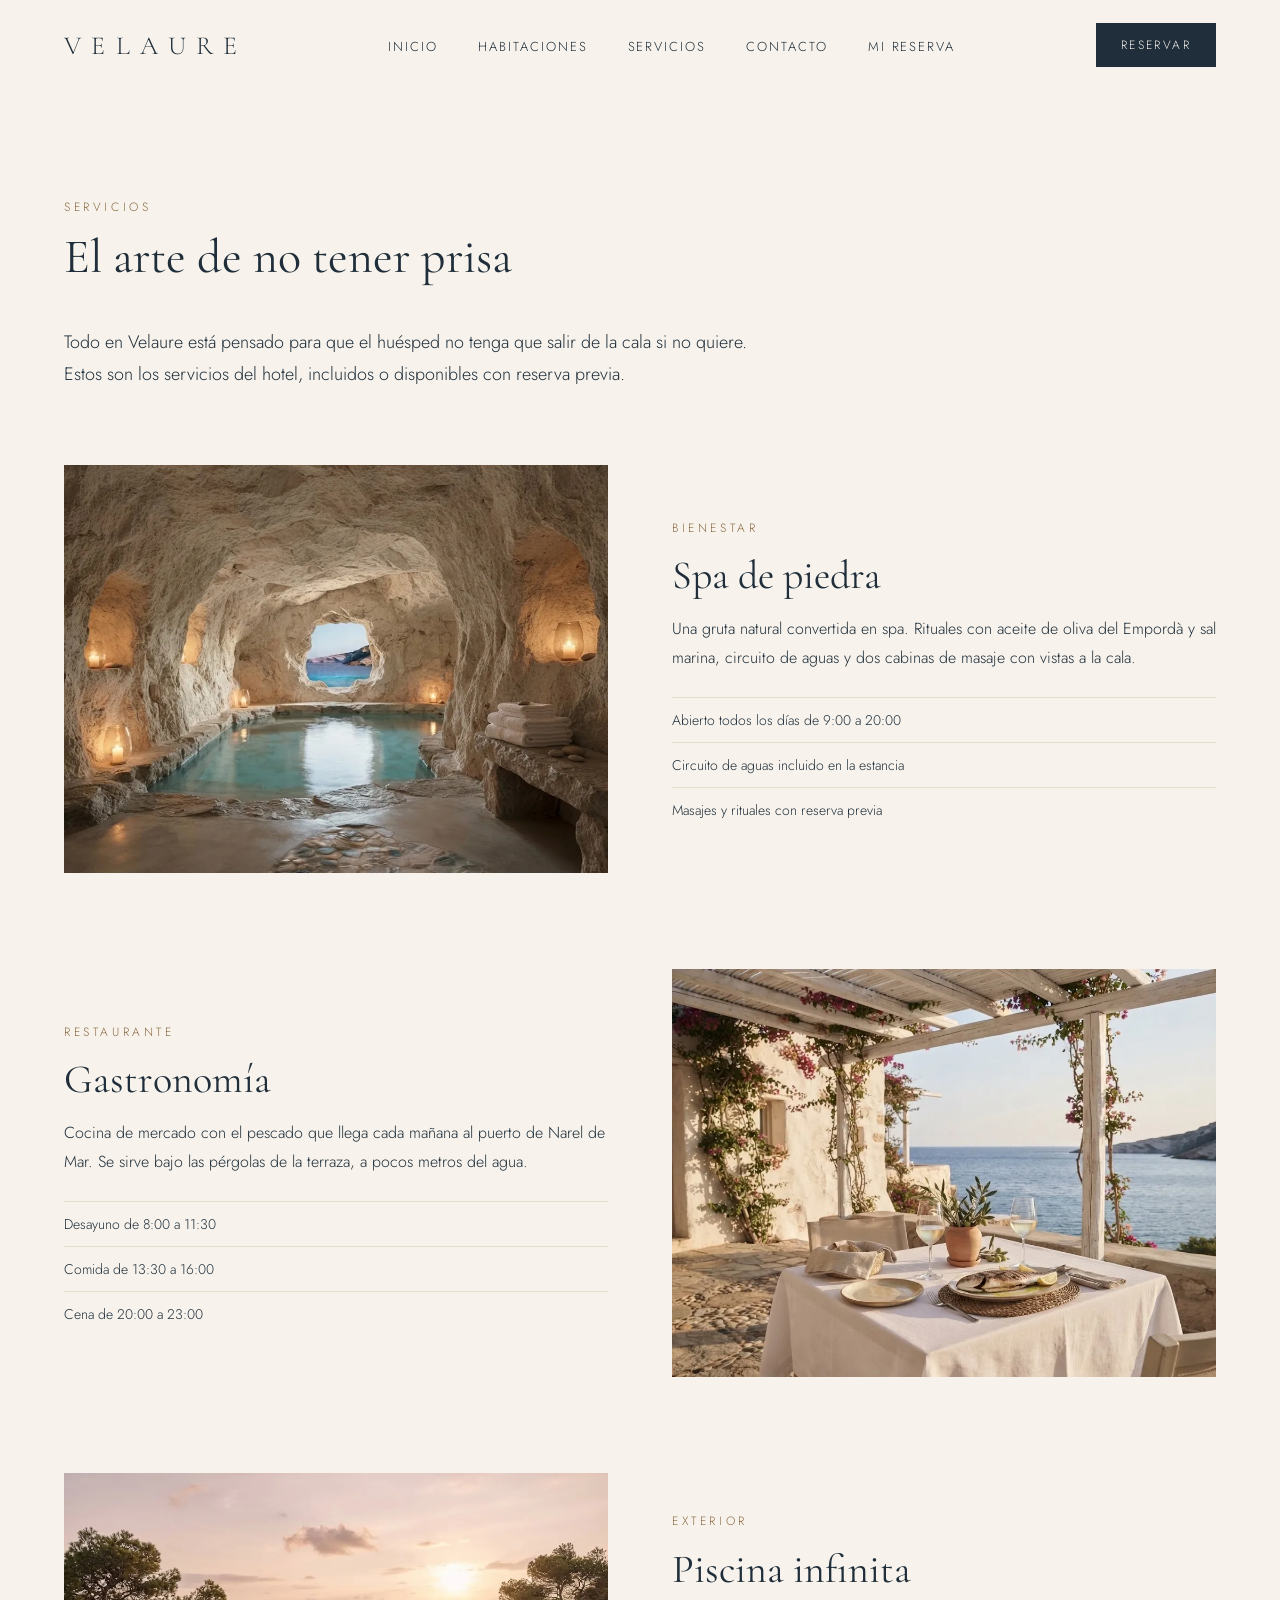
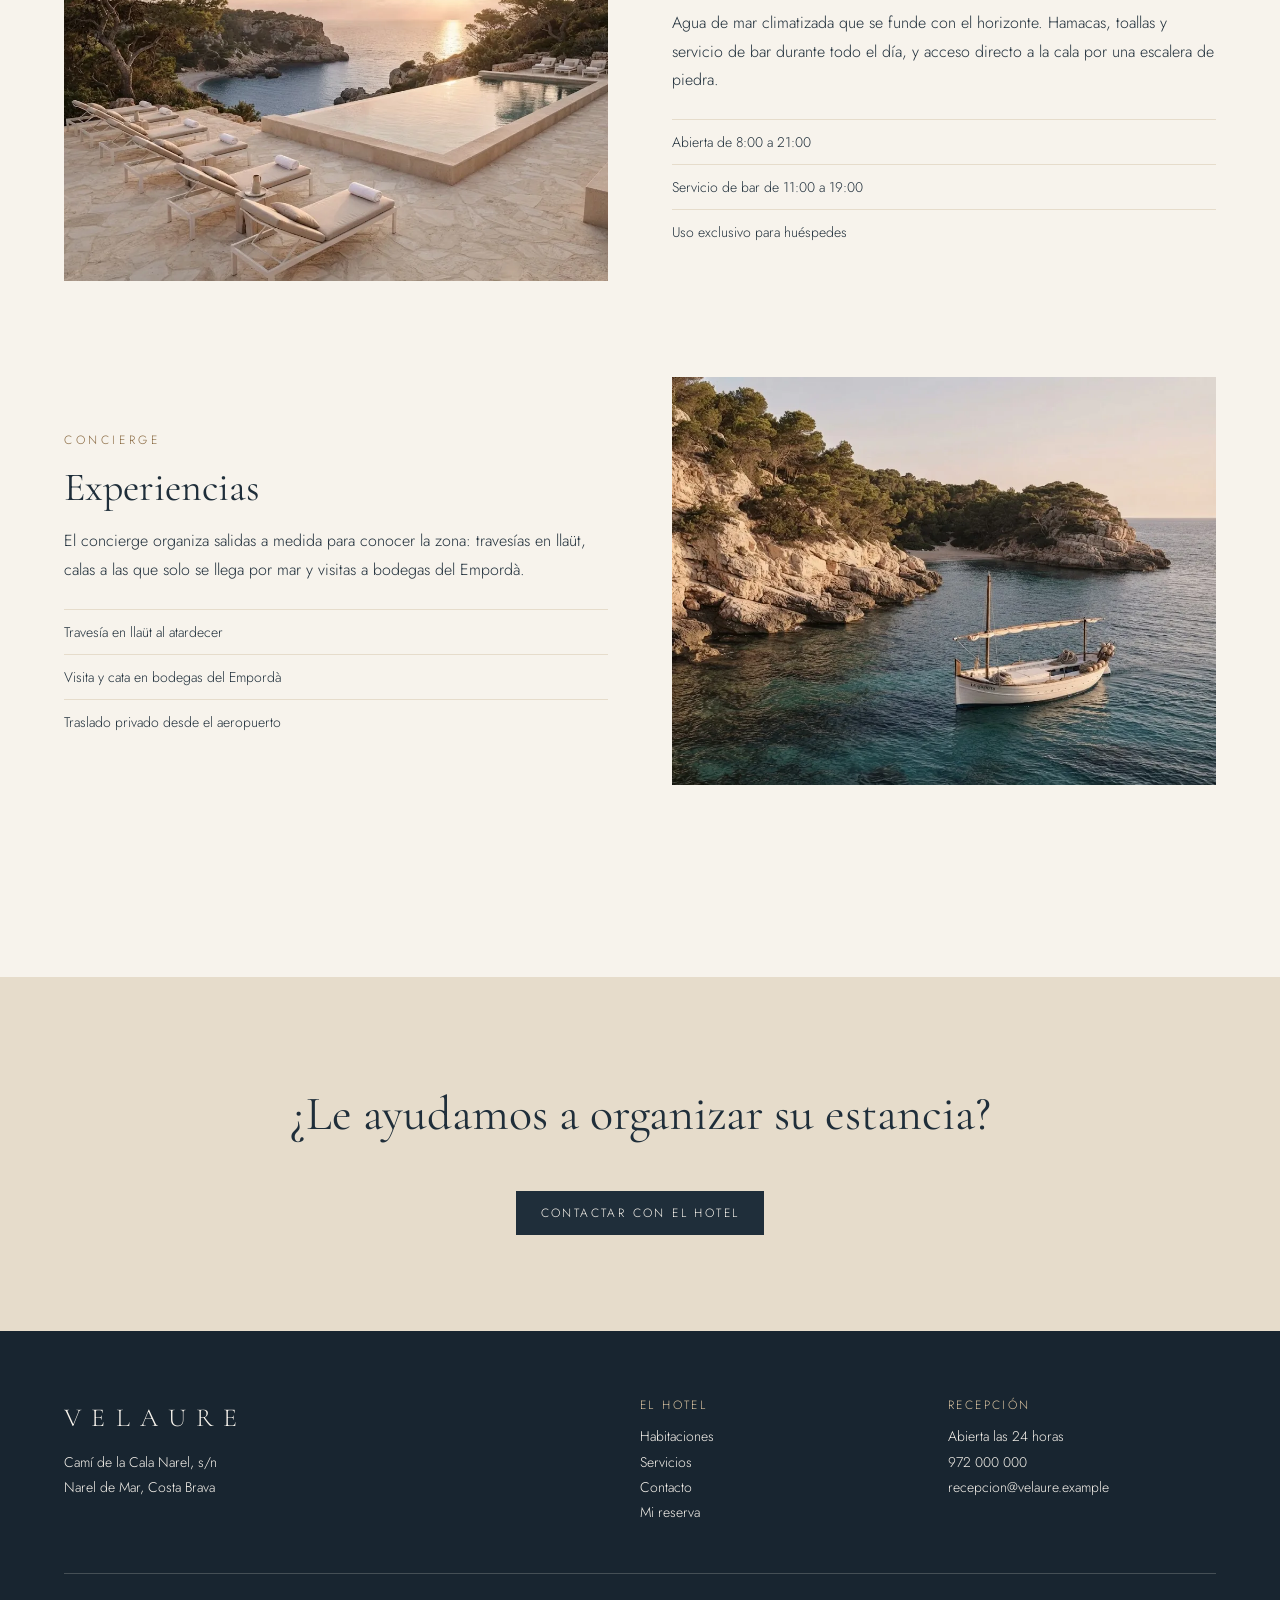
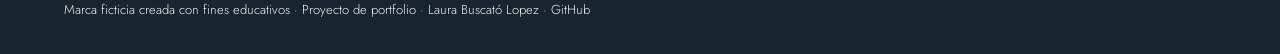
<file: servicios.html>
<!DOCTYPE html>
<html lang="es">
<head>
    <meta charset="UTF-8">
    <meta name="viewport" content="width=device-width, initial-scale=1.0">
    <meta name="description" content="Spa de piedra, gastronomía, piscina infinita y experiencias en Velaure.">
    <title>Spa, gastronomía y experiencias · Velaure, Costa Brava</title>
    <link rel="icon" href="./img/favicon.svg" type="image/svg+xml">
    <!-- Datos que se ven al compartir el enlace en redes sociales -->
    <meta property="og:type" content="website">
    <meta property="og:title" content="Spa, gastronomía y experiencias · Velaure, Costa Brava">
    <meta property="og:description" content="Spa de piedra, gastronomía, piscina infinita y experiencias en Velaure.">

    <!-- Fuentes -->
    <link rel="preconnect" href="https://fonts.googleapis.com">
    <link rel="preconnect" href="https://fonts.gstatic.com" crossorigin>
    <link href="https://fonts.googleapis.com/css2?family=Cormorant+Garamond:ital,wght@0,300..700;1,300..700&family=Jost:wght@300;400;500&display=swap" rel="stylesheet">

    <link rel="stylesheet" href="./css/estilos.css">
</head>
<body>
    <!-- Cabecera y menú (igual en todas las páginas) -->
    <header>
        <a href="index.html" class="logo">VELAURE</a>

        <nav>
            <ul>
                <li><a href="index.html">Inicio</a></li>
                <li><a href="habitaciones.html">Habitaciones</a></li>
                <li><a href="servicios.html">Servicios</a></li>
                <li><a href="contacto.html">Contacto</a></li>
                <li><a href="mi-reserva.html">Mi reserva</a></li>
            </ul>
        </nav>

        <a href="habitaciones.html" class="boton-reservar">Reservar</a>
    </header>

    <main>
        <!-- Título de la página -->
        <section class="seccion cabecera-pagina">
            <p class="etiqueta">Servicios</p>

            <h1>El arte de no tener prisa</h1>

            <p class="texto-villa">Todo en Velaure está pensado para que el huésped no tenga que salir de la cala si no quiere. Estos son los servicios del hotel, incluidos o disponibles con reserva previa.</p>
        </section>

        <!-- Los cuatro servicios -->
        <section class="seccion lista-servicios">

            <article class="servicio">
                <div class="servicio-foto">
                    <img src="./img/spa.webp" alt="Sala del spa tallada en la roca, con luz tenue">
                </div>
                <div class="servicio-texto">
                    <p class="etiqueta">Bienestar</p>
                    <h3>Spa de piedra</h3>
                    <p>Una gruta natural convertida en spa. Rituales con aceite de oliva del Empordà y sal marina, circuito de aguas y dos cabinas de masaje con vistas a la cala.</p>
                    <ul>
                        <li>Abierto todos los días de 9:00 a 20:00</li>
                        <li>Circuito de aguas incluido en la estancia</li>
                        <li>Masajes y rituales con reserva previa</li>
                    </ul>
                </div>
            </article>

            <article class="servicio">
                <div class="servicio-foto">
                    <img src="./img/gastronomia.webp" loading="lazy" alt="Mesa preparada bajo una pérgola frente al mar">
                </div>
                <div class="servicio-texto">
                    <p class="etiqueta">Restaurante</p>
                    <h3>Gastronomía</h3>
                    <p>Cocina de mercado con el pescado que llega cada mañana al puerto de Narel de Mar. Se sirve bajo las pérgolas de la terraza, a pocos metros del agua.</p>
                    <ul>
                        <li>Desayuno de 8:00 a 11:30</li>
                        <li>Comida de 13:30 a 16:00</li>
                        <li>Cena de 20:00 a 23:00</li>
                    </ul>
                </div>
            </article>

            <article class="servicio">
                <div class="servicio-foto">
                    <img src="./img/piscina.webp" loading="lazy" alt="Piscina infinita con el mar al fondo">
                </div>
                <div class="servicio-texto">
                    <p class="etiqueta">Exterior</p>
                    <h3>Piscina infinita</h3>
                    <p>Agua de mar climatizada que se funde con el horizonte. Hamacas, toallas y servicio de bar durante todo el día, y acceso directo a la cala por una escalera de piedra.</p>
                    <ul>
                        <li>Abierta de 8:00 a 21:00</li>
                        <li>Servicio de bar de 11:00 a 19:00</li>
                        <li>Uso exclusivo para huéspedes</li>
                    </ul>
                </div>
            </article>

            <article class="servicio">
                <div class="servicio-foto">
                    <img src="./img/experiencias.webp" loading="lazy" alt="Barca tradicional navegando junto a los acantilados">
                </div>
                <div class="servicio-texto">
                    <p class="etiqueta">Concierge</p>
                    <h3>Experiencias</h3>
                    <p>El concierge organiza salidas a medida para conocer la zona: travesías en llaüt, calas a las que solo se llega por mar y visitas a bodegas del Empordà.</p>
                    <ul>
                        <li>Travesía en llaüt al atardecer</li>
                        <li>Visita y cata en bodegas del Empordà</li>
                        <li>Traslado privado desde el aeropuerto</li>
                    </ul>
                </div>
            </article>

        </section>

        <!-- Llamada final a contacto -->
        <section class="seccion fondo-arena llamada">
            <h2>¿Le ayudamos a organizar su estancia?</h2>
            <a href="contacto.html" class="boton-ficha">Contactar con el hotel</a>
        </section>
    </main>

    <!-- Pie de página (igual en todas las páginas) -->
    <footer>
        <div class="pie-columnas">
            <div>
                <p class="logo">VELAURE</p>
                <p>Camí de la Cala Narel, s/n<br>Narel de Mar, Costa Brava</p>
            </div>

            <div>
                <p class="pie-titulo">El hotel</p>
                <ul>
                    <li><a href="habitaciones.html">Habitaciones</a></li>
                    <li><a href="servicios.html">Servicios</a></li>
                    <li><a href="contacto.html">Contacto</a></li>
                    <li><a href="mi-reserva.html">Mi reserva</a></li>
                </ul>
            </div>

            <div>
                <p class="pie-titulo">Recepción</p>
                <p>Abierta las 24 horas<br>972 000 000<br>recepcion@velaure.example</p>
            </div>
        </div>

        <p class="pie-nota">Marca ficticia creada con fines educativos · Proyecto de portfolio · Laura Buscató Lopez · <a href="https://github.com/laubuscato">GitHub</a></p>
    </footer>
</body>
</html>
</file>
<file: css/estilos.css>
/* Estilos de toda la web de Velaure

   Colores:
   #F7F3EC  arena claro (fondo)
   #E6DCCB  arena
   #1F2E3A  azul (texto y botones)
   #A8845A  bronce (líneas y detalles)

   El archivo va por orden: estilos generales, cabecera, portada,
   habitaciones, reserva, confirmación, servicios, contacto,
   mi reserva y, al final, la versión para móvil. */

/* ---------- Estilos generales ---------- */

body {
    margin: 0;
    background-color: #F7F3EC;
    color: #1F2E3A;
    font-family: "Jost", sans-serif;
    font-weight: 300;
}

/* Lo que tenga el atributo hidden no se muestra nunca */
[hidden] {
    display: none !important;
}

h1, h2, h3 {
    font-family: "Cormorant Garamond", serif;
    font-weight: 400;
}

a {
    color: #1F2E3A;
    text-decoration: none;
}

/* ---------- Cabecera ---------- */

header {
    display: flex;
    justify-content: space-between;
    align-items: center;
    height: 90px;
    padding: 0 64px;
}

nav ul {
    display: flex;
    gap: 40px;
    list-style: none;
    margin: 0;
    padding: 0;
}

nav a {
    position: relative;
    text-transform: uppercase;
    font-size: 13px;
    letter-spacing: 0.15em;
}

/* Línea bronce que se dibuja al pasar el ratón */
nav a::after {
    content: "";
    position: absolute;
    left: 0;
    bottom: -6px;
    width: 0;
    height: 1px;
    background-color: #A8845A;
    transition: width 0.4s ease;
}

nav a:hover::after {
    width: 100%;
}

.logo {
    font-family: "Cormorant Garamond", serif;
    font-size: 26px;
    letter-spacing: 0.4em;
}

.boton-reservar {
    background-color: #1F2E3A;
    color: #F7F3EC;
    border: 1px solid #1F2E3A;
    padding: 12px 24px;
    text-transform: uppercase;
    font-size: 12px;
    letter-spacing: 0.2em;
    transition: background-color 0.4s ease, border-color 0.4s ease;
}

.boton-reservar:hover {
    background-color: #A8845A;
    border-color: #A8845A;
    color: #F7F3EC;
}

/* ---------- Portada ---------- */

.hero {
    position: relative;
    overflow: hidden;
    min-height: calc(100vh - 90px);
    color: #F7F3EC;
    display: flex;
    flex-direction: column;
    justify-content: center;
    align-items: center;
    text-align: center;
    padding: 0 24px;
}

/* La foto va en una capa aparte para poder animarla */
.hero::before {
    content: "";
    position: absolute;
    inset: 0;
    background-image: linear-gradient(rgba(31, 46, 58, 0.45), rgba(31, 46, 58, 0.45)), url("../img/portada.webp");
    background-size: cover;
    background-position: center;
    animation: zoom-lento 12s ease-out forwards;
}

/* El texto tiene que quedar por encima de la foto */
.hero > * {
    position: relative;
    opacity: 0;
    animation: subir 1.4s ease forwards;
}

.hero > *:nth-child(1) { animation-delay: 0.4s; }
.hero > *:nth-child(2) { animation-delay: 0.8s; }
.hero > *:nth-child(3) { animation-delay: 1.3s; }

.hero .etiqueta {
    color: #E6DCCB;
}

.hero h1 {
    font-size: 96px;
    text-transform: uppercase;
    letter-spacing: 0.2em;
    margin: 16px 0 8px;
}

.subtitulo {
    font-family: "Cormorant Garamond", serif;
    font-style: italic;
    font-size: 32px;
    margin: 0 0 24px;
}

/* ---------- Secciones ---------- */

.etiqueta {
    text-transform: uppercase;
    font-size: 12px;
    letter-spacing: 0.3em;
    color: #8A6A42;
}

.seccion {
    padding: 96px 64px;
}

.seccion h1,
.seccion h2 {
    font-size: 48px;
    margin: 12px 0 40px;
}

.texto-villa {
    max-width: 720px;
    font-size: 18px;
    line-height: 1.8;
}

.fondo-arena {
    background-color: #E6DCCB;
}

/* Secciones en azul profundo */
.fondo-azul {
    background-color: #1F2E3A;
    color: #F7F3EC;
}

.fondo-azul .etiqueta {
    color: #D9C3A0;
}

.fondo-azul a {
    color: #F7F3EC;
}

/* Servicios: línea bronce sobre cada uno */
.servicios article {
    border-top: 1px solid #A8845A;
    padding-top: 16px;
}

/* Cabecera azul de la página de habitaciones */
.cabecera-pagina {
    padding-bottom: 56px;
}

.cabecera-pagina .aviso {
    margin-bottom: 0;
    opacity: 0.85;
}

.enlace-linea {
    display: inline-block;
    text-transform: uppercase;
    font-size: 12px;
    letter-spacing: 0.2em;
    border-bottom: 1px solid #A8845A;
    padding-bottom: 6px;
    transition: color 0.4s ease;
}

.enlace-linea:hover {
    color: #A8845A;
}

/* ---------- Tarjetas ---------- */

.tarjetas {
    display: grid;
    grid-template-columns: repeat(3, 1fr);
    gap: 40px;
    margin-bottom: 40px;
}

.tarjetas img {
    width: 100%;
    aspect-ratio: 4 / 5;
    object-fit: cover;
    display: block;
}

/* Marco de la foto: recorta el zoom para que no se salga */
.foto {
    overflow: hidden;
    margin-bottom: 16px;
}

.foto img {
    transition: transform 1.2s ease;
}

article:hover .foto img {
    transform: scale(1.06);
}

.servicios {
    display: grid;
    grid-template-columns: repeat(4, 1fr);
    gap: 40px;
}

.tarjetas h3,
.servicios h3 {
    font-size: 30px;
    margin: 8px 0;
}

/* ---------- Aparecer al hacer scroll ---------- */

.aparecer {
    opacity: 0;
    transform: translateY(30px);
    transition: opacity 1s ease, transform 1s ease;
}

.aparecer.visible {
    opacity: 1;
    transform: translateY(0);
}

/* Las tarjetas aparecen una detrás de otra */
.tarjetas .aparecer:nth-child(2),
.servicios .aparecer:nth-child(2) { transition-delay: 0.15s; }

.tarjetas .aparecer:nth-child(3),
.servicios .aparecer:nth-child(3) { transition-delay: 0.3s; }

.servicios .aparecer:nth-child(4) { transition-delay: 0.45s; }

/* ---------- Animaciones ---------- */

@keyframes zoom-lento {
    from { transform: scale(1.12); }
    to   { transform: scale(1); }
}

@keyframes subir {
    from { opacity: 0; transform: translateY(24px); }
    to   { opacity: 1; transform: translateY(0); }
}

/* ---------- Pie ---------- */

footer {
    background-color: #182530;
    color: #F7F3EC;
    padding: 64px 64px 32px;
    font-size: 14px;
    line-height: 1.8;
}

footer a {
    color: #F7F3EC;
}

footer a:hover {
    color: #D9C3A0;
}

.pie-columnas {
    display: grid;
    grid-template-columns: 2fr 1fr 1fr;
    gap: 40px;
}

.pie-columnas ul {
    list-style: none;
    margin: 0;
    padding: 0;
}

.pie-columnas p {
    margin: 0 0 8px;
}

.pie-titulo {
    text-transform: uppercase;
    font-size: 12px;
    letter-spacing: 0.2em;
    color: #D9C3A0;
}

/* Línea de abajo del pie, con la nota del proyecto */
.pie-nota {
    border-top: 1px solid rgba(247, 243, 236, 0.2);
    margin: 48px 0 0;
    padding-top: 24px;
    font-size: 13px;
}

/* ---------- Buscador ---------- */

.buscador {
    color: #1F2E3A;
    display: flex;
    align-items: flex-end;
    gap: 24px;
    padding: 28px 32px;
    background-color: #1F2E3A;
}

.buscador label {
    color: #D9C3A0;
}

.buscador label {
    display: flex;
    flex-direction: column;
    gap: 8px;
    flex-grow: 1;
    text-transform: uppercase;
    font-size: 11px;
    letter-spacing: 0.2em;
}

.buscador input,
.buscador select {
    font-family: "Jost", sans-serif;
    font-size: 16px;
    padding: 10px;
    border: 1px solid #F7F3EC;
    background-color: #F7F3EC;
    color: #1F2E3A;
    cursor: pointer;
}

.buscador button[type="submit"] {
    background-color: #1F2E3A;
    color: #F7F3EC;
    border: none;
    padding: 14px 28px;
    font-family: "Jost", sans-serif;
    text-transform: uppercase;
    font-size: 12px;
    letter-spacing: 0.2em;
    cursor: pointer;
}

.texto-noches {
    font-family: "Cormorant Garamond", serif;
    font-style: italic;
    font-size: 22px;
    margin: 16px 0 0;
}

.aviso {
    font-size: 13px;
    margin: 12px 0 48px;
}

/* ---------- Reserva ---------- */

.boton-ficha {
    display: inline-block;
    margin-top: 8px;
    background-color: #1F2E3A;
    color: #F7F3EC;
    border: 1px solid #1F2E3A;
    padding: 12px 24px;
    font-family: "Jost", sans-serif;
    text-transform: uppercase;
    font-size: 12px;
    letter-spacing: 0.2em;
    cursor: pointer;
    transition: background-color 0.4s ease, color 0.4s ease;
}

.boton-ficha:hover {
    background-color: #A8845A;
    border-color: #A8845A;
    color: #F7F3EC;
}

.total {
    font-family: "Cormorant Garamond", serif;
    font-size: 28px;
}

.form-reserva {
    display: flex;
    flex-direction: column;
    gap: 20px;
    max-width: 600px;
}

.form-reserva label {
    display: flex;
    flex-direction: column;
    gap: 8px;
    text-transform: uppercase;
    font-size: 11px;
    letter-spacing: 0.2em;
}

.form-reserva input {
    font-family: "Jost", sans-serif;
    font-size: 16px;
    padding: 12px;
    border: 1px solid #D8CBB4;
    background-color: #FFFDF9;
    color: #1F2E3A;
}

.form-reserva .casilla {
    flex-direction: row;
    align-items: center;
    text-transform: none;
    font-size: 14px;
    letter-spacing: 0;
}

.form-reserva input[type="checkbox"],
.form-reserva input[type="radio"] {
    accent-color: #1F2E3A;
}

.form-reserva button {
    align-self: flex-start;
    background-color: #1F2E3A;
    color: #F7F3EC;
    border: none;
    padding: 16px 32px;
    font-family: "Jost", sans-serif;
    text-transform: uppercase;
    font-size: 12px;
    letter-spacing: 0.2em;
    cursor: pointer;
}

/* ---------- Página de reserva ---------- */

.volver {
    display: inline-block;
    font-size: 13px;
    letter-spacing: 0.1em;
    margin-bottom: 40px;
    transition: color 0.3s ease;
}

.volver:hover {
    color: #A8845A;
}

.reserva-layout {
    display: grid;
    grid-template-columns: 1.3fr 1fr;
    gap: 80px;
    align-items: start;
}

.tarjeta-resumen {
    position: sticky;
    top: 32px;
    background-color: #1F2E3A;
}

.tarjeta-resumen img {
    width: 100%;
    aspect-ratio: 16 / 10;
    object-fit: cover;
    display: block;
}

.resumen-cuerpo {
    padding: 28px 32px 32px;
    background-color: #1F2E3A;
    color: #F7F3EC;
}

.resumen-cuerpo .etiqueta {
    color: #D9C3A0;
}

.resumen-cuerpo h3 {
    font-size: 36px;
    margin: 4px 0 24px;
}

.resumen-datos {
    margin: 0 0 24px;
    display: flex;
    flex-direction: column;
    gap: 12px;
}

.resumen-datos div,
.resumen-precio div {
    display: flex;
    justify-content: space-between;
}

.resumen-datos dt {
    text-transform: uppercase;
    font-size: 11px;
    letter-spacing: 0.2em;
}

.resumen-datos dd {
    margin: 0;
}

.resumen-precio {
    border-top: 1px solid rgba(247, 243, 236, 0.2);
    padding-top: 20px;
    display: flex;
    flex-direction: column;
    gap: 12px;
}

.resumen-total {
    border-top: 1px solid #A8845A;
    padding-top: 16px;
    font-family: "Cormorant Garamond", serif;
    font-size: 28px;
}

.nota-resumen {
    font-size: 13px;
    margin: 16px 0 0;
}

.mensaje-reserva {
    grid-column: 1 / -1;
    max-width: 640px;
}

.codigo-reserva {
    font-family: "Cormorant Garamond", serif;
    font-size: 40px;
    letter-spacing: 0.1em;
    margin: 0 0 24px;
}

/* ---------- Régimen y ofertas ---------- */

.grupo-opciones {
    border: none;
    padding: 0;
    margin: 12px 0 0;
}

.grupo-opciones legend,
.titulo-grupo {
    font-family: "Cormorant Garamond", serif;
    font-size: 26px;
    padding: 0;
    margin: 12px 0;
}

.form-reserva .opcion {
    flex-direction: row;
    align-items: flex-start;
    gap: 16px;
    padding: 18px 20px;
    margin-bottom: 10px;
    background-color: #FFFDF9;
    border: 1px solid #E6DCCB;
    cursor: pointer;
    transition: border-color 0.3s ease;
    text-transform: none;
    letter-spacing: 0;
}

.opcion:hover {
    border-color: #A8845A;
}

.opcion:has(input:checked) {
    border-color: #1F2E3A;
}

.opcion input {
    margin-top: 5px;
    accent-color: #1F2E3A;
}

.opcion-texto {
    flex-grow: 1;
    display: flex;
    flex-direction: column;
    gap: 4px;
}

.opcion-nombre {
    font-size: 16px;
    font-weight: 400;
}

.opcion-detalle {
    font-size: 14px;
    line-height: 1.5;
}

.opcion-precio {
    font-family: "Cormorant Garamond", serif;
    font-size: 22px;
    white-space: nowrap;
}

.opcion ul {
    margin: 6px 0 0;
    padding-left: 18px;
    font-size: 14px;
    line-height: 1.6;
}

.opcion.no-disponible {
    opacity: 0.55;
    cursor: default;
}

/* ---------- Garantía y cancelación ---------- */

.fila-dos {
    display: grid;
    grid-template-columns: 1fr 1fr;
    gap: 20px;
}

.texto-garantia {
    margin: 0;
    line-height: 1.6;
}

.aviso-demo {
    margin: 0;
    padding: 14px 18px;
    font-size: 14px;
    line-height: 1.6;
    background-color: #E6DCCB;
}

.error {
    margin: 0;
    padding: 12px 16px;
    font-size: 14px;
    color: #8A2C1F;
    border: 1px solid #8A2C1F;
    background-color: #FBF1EE;
}

.cancelacion {
    font-size: 14px;
    line-height: 1.5;
    margin: 20px 0 0;
    padding-top: 16px;
    border-top: 1px solid rgba(247, 243, 236, 0.2);
}

/* ---------- Confirmación de la reserva ---------- */

.confirmacion {
    grid-column: 1 / -1;
    max-width: 1100px;
    margin: 0 auto;
    width: 100%;
    animation: subir 1s ease both;
}

.conf-cabecera {
    text-align: center;
    display: flex;
    flex-direction: column;
    align-items: center;
}

.conf-icono {
    width: 64px;
    height: 64px;
    border: 1px solid #A8845A;
    border-radius: 50%;
    color: #A8845A;
    font-size: 28px;
    line-height: 64px;
    margin: 0 0 16px;
}

.conf-cabecera h2 {
    font-size: 64px;
    margin: 8px 0 0;
}

.conf-cabecera .subtitulo {
    margin: 8px 0 0;
    color: #8A6A42;
}

.conf-codigo {
    margin: 48px auto;
    max-width: 480px;
    padding: 24px 32px;
    border: 1px solid #A8845A;
    text-align: center;
    display: flex;
    flex-direction: column;
    gap: 8px;
    font-size: 14px;
}

.conf-codigo strong {
    font-family: "Cormorant Garamond", serif;
    font-weight: 400;
    font-size: 40px;
    letter-spacing: 0.12em;
}

.conf-email {
    text-align: center;
    font-size: 14px;
    margin: -24px 0 48px;
}

.conf-email.con-error {
    color: #8A2C1F;
}

.conf-cuerpo {
    display: grid;
    grid-template-columns: 1fr 1fr;
    background-color: #FFFDF9;
    border: 1px solid #E6DCCB;
}

.conf-foto {
    position: relative;
    margin: 0;
    min-height: 100%;
}

.conf-foto img {
    width: 100%;
    height: 100%;
    object-fit: cover;
    display: block;
}

.conf-foto figcaption {
    position: absolute;
    left: 0;
    right: 0;
    bottom: 0;
    padding: 80px 32px 28px;
    background: linear-gradient(transparent, rgba(31, 46, 58, 0.75));
    color: #F7F3EC;
    font-family: "Cormorant Garamond", serif;
    font-size: 44px;
}

.conf-detalles {
    padding: 40px;
}

.conf-fechas {
    display: grid;
    grid-template-columns: 1fr 1fr;
    gap: 24px;
    padding-bottom: 28px;
    margin-bottom: 28px;
    border-bottom: 1px solid #E6DCCB;
}

.conf-fechas div {
    display: flex;
    flex-direction: column;
    gap: 6px;
    font-size: 14px;
}

.conf-fechas strong {
    font-family: "Cormorant Garamond", serif;
    font-weight: 400;
    font-size: 24px;
}

.conf-precio {
    border-top: 1px solid #E6DCCB;
    padding-top: 20px;
    display: flex;
    flex-direction: column;
    gap: 12px;
}

.conf-precio div {
    display: flex;
    justify-content: space-between;
}

.conf-total {
    border-top: 1px solid #A8845A;
    padding-top: 16px;
    font-family: "Cormorant Garamond", serif;
    font-size: 30px;
}

.conf-nota {
    font-size: 14px;
    line-height: 1.6;
    margin: 16px 0 0;
}

.conf-llegada {
    margin-top: 72px;
}

.conf-consejos {
    display: grid;
    grid-template-columns: repeat(3, 1fr);
    gap: 40px;
    margin-top: 16px;
}

.conf-consejos div {
    border-top: 1px solid #A8845A;
    padding-top: 16px;
}

.conf-consejos h3 {
    font-size: 26px;
    margin: 0 0 8px;
}

.conf-consejos p {
    line-height: 1.7;
    margin: 0;
}

.conf-acciones {
    margin-top: 64px;
    display: flex;
    align-items: center;
    gap: 40px;
}

/* ---------- Portada: secciones nuevas ---------- */

/* Franja con cuatro datos del hotel */
.cifras {
    display: grid;
    grid-template-columns: repeat(4, 1fr);
    gap: 40px;
    padding: 56px 64px;
    background-color: #1F2E3A;
    color: #F7F3EC;
    text-align: center;
}

.cifras p {
    margin: 0;
    font-size: 14px;
}

.cifras .cifra {
    font-family: "Cormorant Garamond", serif;
    font-size: 52px;
    color: #D9C3A0;
    margin-bottom: 4px;
}

/* Sección partida en texto y foto */
.dos-columnas {
    display: grid;
    grid-template-columns: 1fr 1fr;
    gap: 64px;
    align-items: center;
}

.columna-foto img {
    width: 100%;
    aspect-ratio: 4 / 3;
    object-fit: cover;
    display: block;
}

/* Lista con una línea fina entre elementos */
.lista-lineas {
    list-style: none;
    padding: 0;
    margin: 24px 0 32px;
    max-width: 720px;
}

.lista-lineas li {
    border-top: 1px solid #A8845A;
    padding: 12px 0;
}

/* Botón claro, para ponerlo sobre el fondo azul */
.boton-claro,
.fondo-azul .boton-claro {
    background-color: #F7F3EC;
    border-color: #F7F3EC;
    color: #1F2E3A;
}

.fondo-azul .boton-claro:hover {
    color: #F7F3EC;
}

.opiniones {
    display: grid;
    grid-template-columns: repeat(3, 1fr);
    gap: 40px;
}

.opiniones blockquote {
    margin: 0;
    padding-top: 16px;
    border-top: 1px solid #A8845A;
}

.opiniones p {
    font-family: "Cormorant Garamond", serif;
    font-style: italic;
    font-size: 24px;
    line-height: 1.4;
    margin: 0 0 16px;
}

/* Dentro de una cita, footer es la firma: se le quita el estilo del pie de página */
.opiniones footer {
    background-color: transparent;
    color: #8A6A42;
    padding: 0;
    text-transform: uppercase;
    font-size: 12px;
    letter-spacing: 0.2em;
}

.nota-opiniones {
    font-size: 13px;
    margin: 32px 0 0;
}

/* ---------- Página de servicios ---------- */

.lista-servicios {
    padding-top: 0;
}

/* Cada servicio: foto a un lado y texto al otro */
.servicio {
    display: grid;
    grid-template-columns: 1fr 1fr;
    gap: 64px;
    align-items: center;
    margin-bottom: 96px;
}

/* En los servicios pares la foto va a la derecha */
.servicio:nth-child(even) .servicio-foto {
    order: 2;
}

/* El fondo arena se ve mientras no haya foto */
.servicio-foto {
    background-color: #E6DCCB;
}

.servicio-foto img {
    width: 100%;
    aspect-ratio: 4 / 3;
    object-fit: cover;
    display: block;
}

.servicio-texto h3 {
    font-size: 40px;
    margin: 8px 0 16px;
}

.servicio-texto p {
    line-height: 1.8;
}

.servicio-texto ul {
    list-style: none;
    padding: 0;
    margin: 24px 0 0;
}

.servicio-texto li {
    border-top: 1px solid #E6DCCB;
    padding: 12px 0;
    font-size: 14px;
}

.llamada {
    text-align: center;
}

.enlace-servicios {
    margin-top: 40px;
}

/* ---------- Página de contacto ---------- */

.contacto-layout {
    display: grid;
    grid-template-columns: 1.3fr 1fr;
    gap: 80px;
    align-items: start;
}

.form-reserva select,
.form-reserva textarea {
    font-family: "Jost", sans-serif;
    font-size: 16px;
    padding: 12px;
    border: 1px solid #D8CBB4;
    background-color: #FFFDF9;
    color: #1F2E3A;
}

.contacto-datos {
    background-color: #1F2E3A;
    color: #F7F3EC;
    padding: 40px;
}

.contacto-datos h3 {
    font-size: 26px;
    margin: 32px 0 8px;
}

.contacto-datos h3:first-child {
    margin-top: 0;
}

.contacto-datos p {
    line-height: 1.7;
    margin: 0;
}

.contacto-gracias {
    font-size: 48px;
    margin: 8px 0 16px;
}

/* ---------- Página "Mi reserva" ---------- */

.error-busqueda {
    max-width: 568px;
    margin-top: 20px;
}

.ficha-reserva {
    max-width: 600px;
    margin-top: 48px;
    padding: 40px;
    background-color: #FFFDF9;
    border: 1px solid #E6DCCB;
}

.ficha-reserva .etiqueta {
    margin: 0;
}

.ficha-reserva h3 {
    font-size: 40px;
    margin: 8px 0 24px;
}

.ficha-reserva .resumen-datos div {
    border-bottom: 1px solid #E6DCCB;
    padding-bottom: 12px;
}

.ficha-nota {
    font-size: 14px;
    line-height: 1.6;
    margin: 0 0 16px;
}

/* ---------- Móvil y tablet ---------- */

@media (max-width: 900px) {
    /* La cabecera pasa a estar en vertical */
    header {
        height: auto;
        flex-direction: column;
        gap: 8px;
        padding: 20px 24px 24px;
    }

    /* Si los enlaces del menú no caben en una línea, bajan a la siguiente */
    nav ul {
        gap: 0 8px;
        flex-wrap: wrap;
        justify-content: center;
    }

    /* Enlaces del menú más altos para que sea fácil tocarlos con el dedo */
    nav a {
        display: inline-block;
        padding: 12px 6px;
    }

    nav a::after {
        bottom: 6px;
    }

    .hero {
        min-height: 70vh;
    }

    .hero h1 {
        font-size: 44px;
        letter-spacing: 0.15em;
    }

    .subtitulo {
        font-size: 24px;
    }

    .seccion {
        padding: 56px 24px;
    }

    .seccion h1,
    .seccion h2 {
        font-size: 34px;
    }

    /* Todo lo que iba en columnas pasa a una sola */
    .tarjetas,
    .servicios,
    .reserva-layout,
    .conf-cuerpo,
    .conf-consejos,
    .servicio,
    .contacto-layout {
        grid-template-columns: 1fr;
    }

    .servicio {
        gap: 24px;
        margin-bottom: 64px;
    }

    .cifras {
        grid-template-columns: 1fr 1fr;
        padding: 40px 24px;
        gap: 32px 16px;
    }

    .cifras .cifra {
        font-size: 40px;
    }

    .dos-columnas,
    .opiniones {
        grid-template-columns: 1fr;
        gap: 32px;
    }

    /* En móvil la foto va siempre encima del texto */
    .servicio:nth-child(even) .servicio-foto {
        order: 0;
    }

    .servicio-texto h3 {
        font-size: 32px;
    }

    .contacto-layout {
        gap: 40px;
    }

    .contacto-datos {
        padding: 24px;
    }

    .reserva-layout {
        gap: 40px;
    }

    /* Sin esto el formulario se sale de la pantalla por la derecha */
    .reserva-layout section,
    .contacto-layout section,
    .grupo-opciones,
    .form-reserva label,
    .form-reserva input {
        min-width: 0;
    }

    .buscador {
        flex-direction: column;
        align-items: stretch;
        padding: 24px;
    }

    /* En móvil el resumen va arriba del formulario y ya no se queda fijo al hacer scroll */
    .tarjeta-resumen {
        position: static;
        order: -1;
    }

    .conf-cabecera h2 {
        font-size: 40px;
    }

    .conf-codigo strong {
        font-size: 30px;
    }

    .conf-detalles {
        padding: 24px;
    }

    .conf-acciones {
        flex-direction: column;
        align-items: flex-start;
        gap: 24px;
    }

    footer {
        padding: 40px 24px 24px;
    }

    .pie-columnas {
        grid-template-columns: 1fr;
        gap: 24px;
    }

    .ficha-reserva {
        padding: 24px;
    }
}

/* Al imprimir, solo la confirmación */
@media print {
    header,
    footer,
    .volver,
    .conf-acciones {
        display: none;
    }

    body {
        background-color: #FFFFFF;
    }

    .seccion {
        padding: 0;
    }

    .confirmacion {
        animation: none;
    }
}

/* ---------- Accesibilidad: reducir movimiento ---------- */

@media (prefers-reduced-motion: reduce) {
    *,
    *::before,
    *::after {
        animation: none !important;
        transition: none !important;
    }

    .hero > *,
    .aparecer {
        opacity: 1;
        transform: none;
    }
}
</file>
